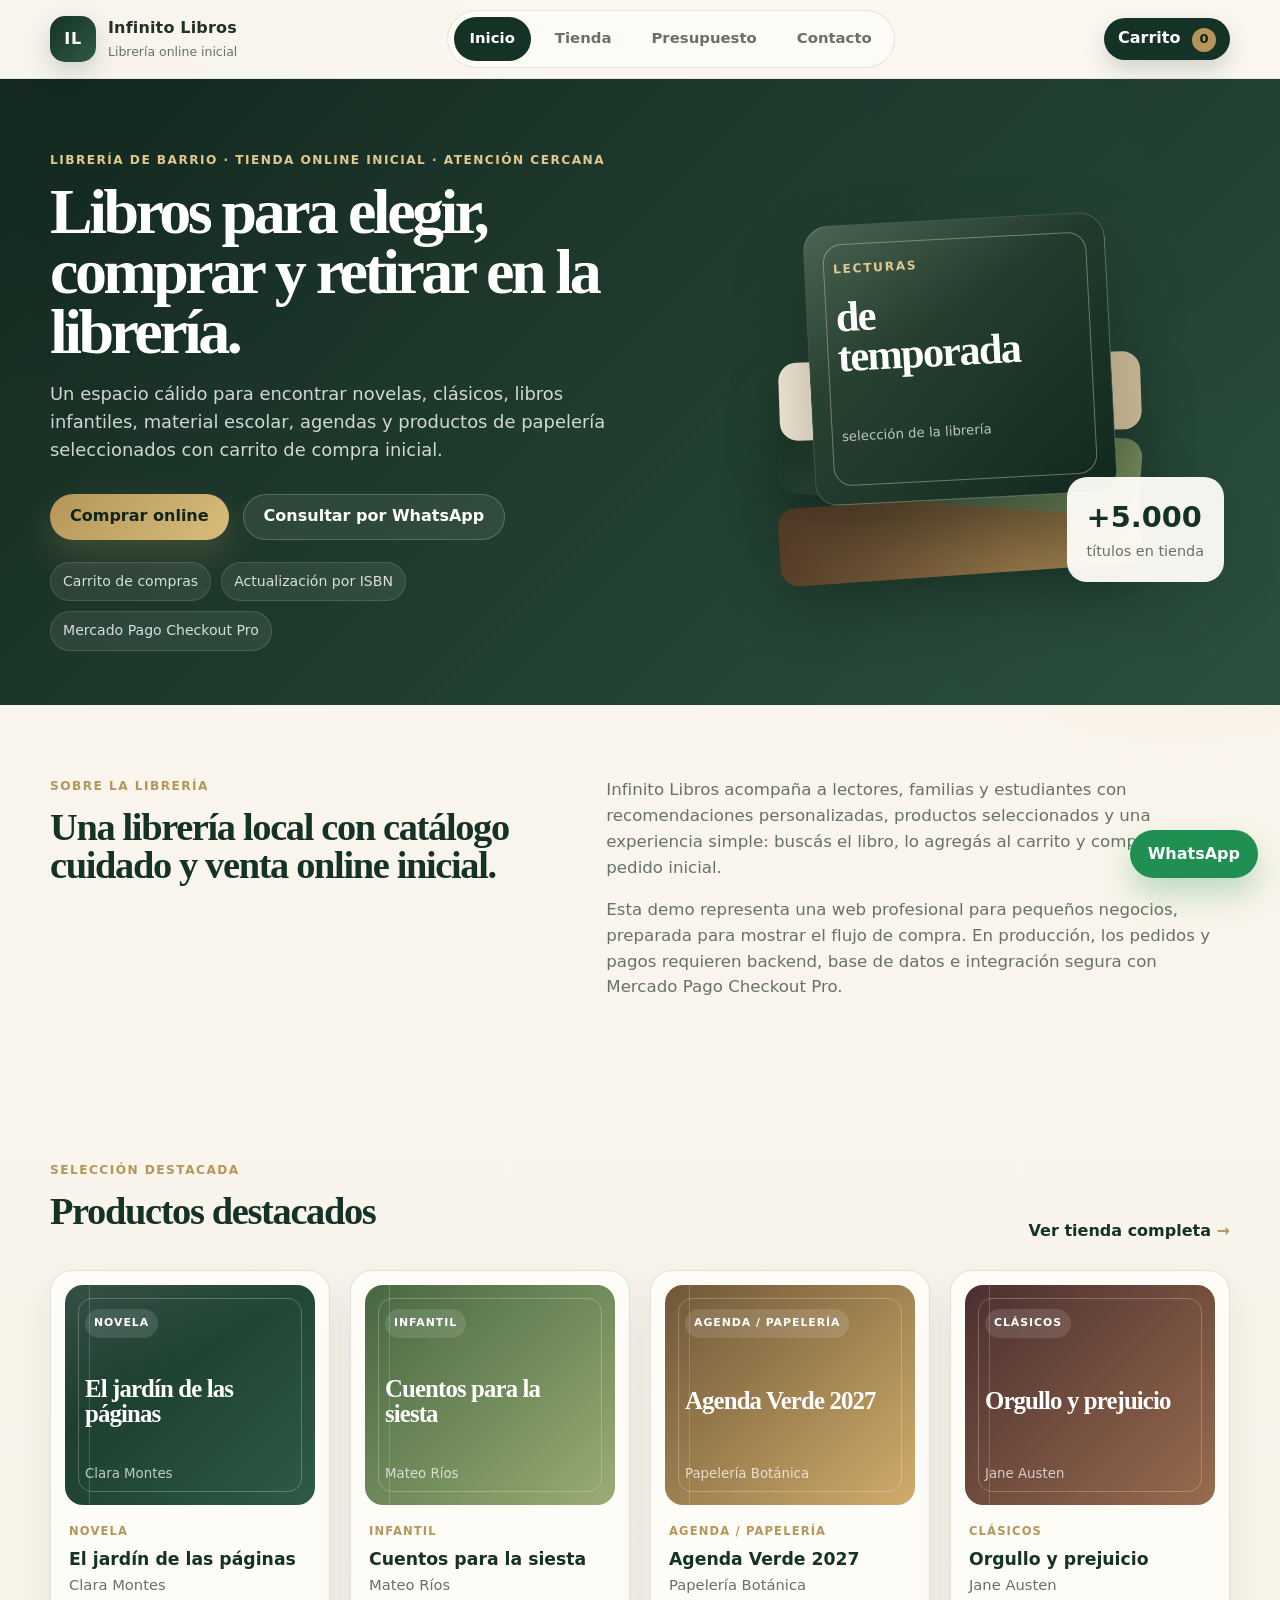
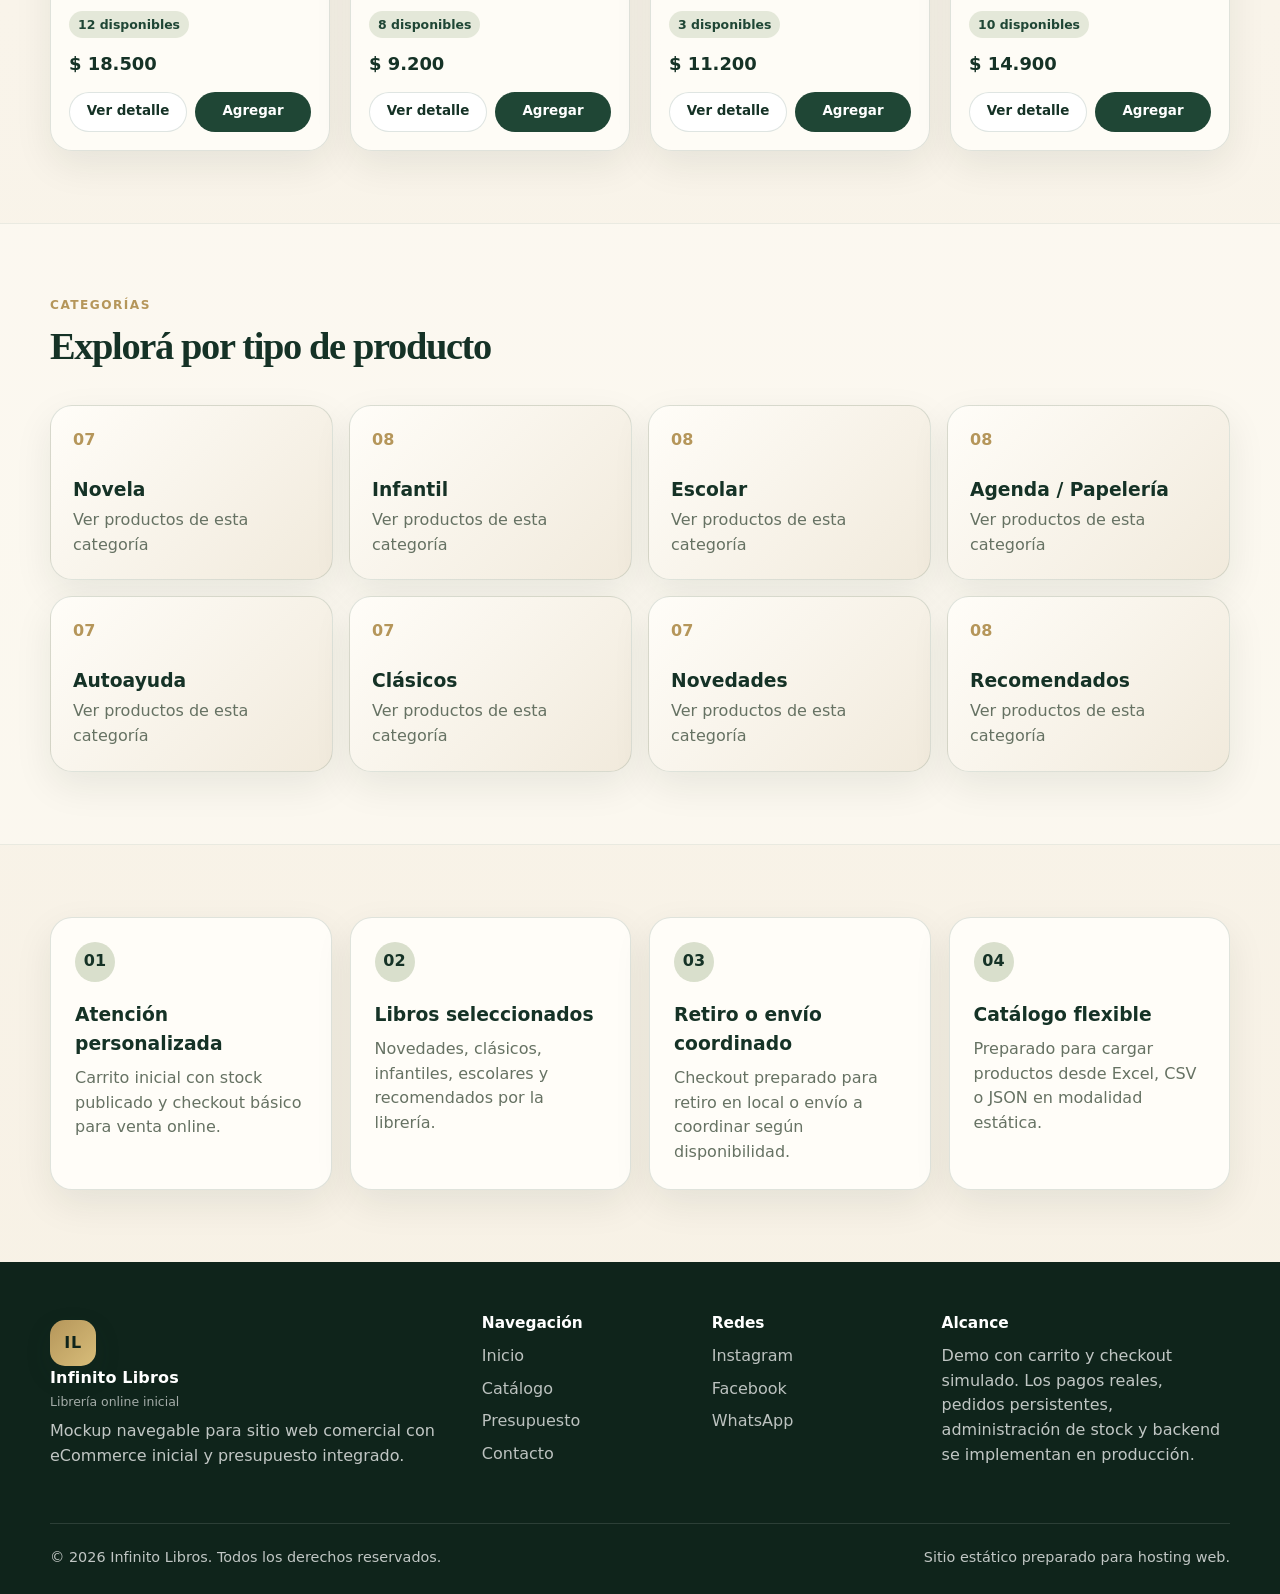
<file: index.html>
<!DOCTYPE html>
<html lang="es">
<head>
  <meta charset="UTF-8" />
  <meta name="viewport" content="width=device-width, initial-scale=1.0" />
  <meta name="description" content="Mockup navegable para librería local con eCommerce inicial, carrito simulado, catálogo administrable y presupuesto integrado." />
  <meta name="theme-color" content="#153226" />
  <title>Infinito Libros | Librería local y eCommerce inicial</title>
  <link rel="stylesheet" href="styles.css" />
</head>
<body>
  <a class="skip-link" href="#contenido">Saltar al contenido</a>

  <header class="site-header" id="top">
    <div class="container header-inner">
      <a class="brand" href="#inicio" aria-label="Ir al inicio">
        <span class="brand-mark">IL</span>
        <span>
          <strong>Infinito Libros</strong>
          <small>Librería online inicial</small>
        </span>
      </a>

      <button class="nav-toggle" type="button" aria-label="Abrir menú" aria-expanded="false">
        <span></span><span></span><span></span>
      </button>

      <nav class="main-nav" aria-label="Navegación principal">
        <a href="#inicio" data-route-link="inicio">Inicio</a>
        <a href="#catalogo" data-route-link="catalogo">Tienda</a>
        <a href="#presupuesto" data-route-link="presupuesto">Presupuesto</a>
        <a href="#contacto" data-route-link="contacto">Contacto</a>
      </nav>

      <button class="cart-nav-button" id="cartButton" type="button" aria-label="Abrir carrito">
        Carrito <span id="cartCount">0</span>
      </button>
    </div>
  </header>

  <main id="contenido">
    <section class="page-view is-active" data-route="inicio">
      <div class="hero">
        <div class="container hero-grid">
          <div class="hero-copy">
            <p class="eyebrow">Librería de barrio · tienda online inicial · atención cercana</p>
            <h1>Libros para elegir, comprar y retirar en la librería.</h1>
            <p class="hero-text">
              Un espacio cálido para encontrar novelas, clásicos, libros infantiles,
              material escolar, agendas y productos de papelería seleccionados con carrito de compra inicial.
            </p>

            <div class="hero-actions">
              <a class="btn btn-primary" href="#catalogo">Comprar online</a>
              <a class="btn btn-ghost" id="homeWhatsapp" href="#" target="_blank" rel="noopener">Consultar por WhatsApp</a>
            </div>

            <div class="hero-note">
              <span>Carrito de compras</span>
              <span>Actualización por ISBN</span>
              <span>Mercado Pago Checkout Pro</span>
            </div>
          </div>

          <div class="hero-visual" aria-hidden="true">
            <div class="book-stack">
              <div class="book book-a"></div>
              <div class="book book-b"></div>
              <div class="book book-c"></div>
              <div class="book-cover-main">
                <span>Lecturas</span>
                <strong>de temporada</strong>
                <small>selección de la librería</small>
              </div>
            </div>
            <div class="floating-card">
              <strong>+5.000</strong>
              <span>títulos en tienda</span>
            </div>
          </div>
        </div>
      </div>

      <section class="section about-section">
        <div class="container split">
          <div>
            <p class="eyebrow">Sobre la librería</p>
            <h2>Una librería local con catálogo cuidado y venta online inicial.</h2>
          </div>
          <div class="copy-block">
            <p>
              Infinito Libros acompaña a lectores, familias y estudiantes con recomendaciones personalizadas,
              productos seleccionados y una experiencia simple: buscás el libro, lo agregás al carrito y completás un pedido inicial.
            </p>
            <p>
              Esta demo representa una web profesional para pequeños negocios, preparada para mostrar el flujo de compra.
              En producción, los pedidos y pagos requieren backend, base de datos e integración segura con Mercado Pago Checkout Pro.
            </p>
          </div>
        </div>
      </section>

      <section class="section">
        <div class="container section-head">
          <div>
            <p class="eyebrow">Selección destacada</p>
            <h2>Productos destacados</h2>
          </div>
          <a class="link-arrow" href="#catalogo">Ver tienda completa</a>
        </div>
        <div class="container">
          <div class="product-grid featured-grid" id="featuredGrid"></div>
        </div>
      </section>

      <section class="section soft-section">
        <div class="container section-head">
          <div>
            <p class="eyebrow">Categorías</p>
            <h2>Explorá por tipo de producto</h2>
          </div>
        </div>
        <div class="container category-grid" id="homeCategories"></div>
      </section>

      <section class="section">
        <div class="container benefits-grid">
          <article class="benefit-card">
            <span>01</span>
            <h3>Atención personalizada</h3>
            <p>Carrito inicial con stock publicado y checkout básico para venta online.</p>
          </article>
          <article class="benefit-card">
            <span>02</span>
            <h3>Libros seleccionados</h3>
            <p>Novedades, clásicos, infantiles, escolares y recomendados por la librería.</p>
          </article>
          <article class="benefit-card">
            <span>03</span>
            <h3>Retiro o envío coordinado</h3>
            <p>Checkout preparado para retiro en local o envío a coordinar según disponibilidad.</p>
          </article>
          <article class="benefit-card">
            <span>04</span>
            <h3>Catálogo flexible</h3>
            <p>Preparado para cargar productos desde Excel, CSV o JSON en modalidad estática.</p>
          </article>
        </div>
      </section>
    </section>

    <section class="page-view" data-route="catalogo">
      <div class="page-hero catalog-hero">
        <div class="container">
          <p class="eyebrow">Tienda online inicial</p>
          <h1>Elegí libros y armá tu pedido.</h1>
          <p>
            Esta demo muestra un carrito y checkout inicial. El stock se plantea como dato administrado manualmente por la librería.
            En producción, los pagos online se integrarían con Mercado Pago Checkout Pro y el pedido quedaría registrado en una base de datos.
          </p>
        </div>
      </div>

      <section class="section catalog-layout">
        <div class="container">
          <details class="import-panel">
            <summary>
              <span>
                <strong>Modo demo: importar catálogo desde Excel, CSV o JSON</strong>
                <small>Actualiza la grilla en este navegador y permite descargar el JSON para publicar.</small>
              </span>
              <span class="summary-icon">+</span>
            </summary>

            <div class="import-content">
              <div class="import-instructions">
                <p>
                  Usá la plantilla incluida en el ZIP. Columnas esperadas:
                  <strong>ISBN, Titulo, Autor, Categoria, Precio, Descripcion, Imagen, Destacado</strong>.
                </p>
                <p>
                  En un sitio estático, la importación desde el navegador no reemplaza automáticamente archivos del hosting.
                  Para publicación real, se importa el Excel, se descarga el JSON actualizado y se sube como
                  <code>data/catalogo.json</code>.
                </p>
              </div>

              <div class="import-actions">
                <label class="file-picker">
                  <input type="file" id="catalogFile" accept=".xlsx,.csv,.json" />
                  <span>Seleccionar archivo</span>
                </label>
                <button class="btn btn-secondary" type="button" id="downloadJsonBtn">Descargar JSON actualizado</button>
                <button class="btn btn-light" type="button" id="resetCatalogBtn">Restaurar catálogo demo</button>
              </div>

              <div class="import-status" id="importStatus" role="status"></div>
            </div>
          </details>



          <details class="import-panel price-update-panel">
            <summary>
              <span>
                <strong>Modo demo: actualizar precios por ISBN</strong>
                <small>Subí una planilla con ISBN y Precio para actualizar libros ya existentes en el catálogo.</small>
              </span>
              <span class="summary-icon">+</span>
            </summary>

            <div class="import-content">
              <div class="import-instructions">
                <p>
                  Esta herramienta simula el flujo mensual presupuestado: el archivo debe contener columnas
                  <strong>ISBN</strong> y <strong>Precio</strong>. El sistema busca cada ISBN existente y actualiza el precio.
                </p>
                <p>
                  Si el ISBN no existe, no se crea un libro nuevo. Esos casos se informan como no encontrados para revisión.
                </p>
              </div>

              <div class="import-actions">
                <label class="file-picker">
                  <input type="file" id="priceFile" accept=".xlsx,.csv,.json" />
                  <span>Actualizar precios</span>
                </label>
                <button class="btn btn-light" type="button" id="downloadPriceTemplateBtn">Descargar plantilla CSV</button>
              </div>

              <div class="import-status" id="priceUpdateStatus" role="status"></div>
            </div>
          </details>

          <div class="catalog-tools">
            <div class="search-field">
              <label for="searchInput">Buscar por título o autor</label>
              <input id="searchInput" type="search" placeholder="Ej: Austen, infantil, agenda..." autocomplete="off" />
            </div>

            <div class="select-field">
              <label for="categoryFilter">Categoría</label>
              <select id="categoryFilter"></select>
            </div>

            <div class="select-field">
              <label for="sortSelect">Ordenar</label>
              <select id="sortSelect">
                <option value="featured">Destacados primero</option>
                <option value="title-asc">Título A-Z</option>
                <option value="price-asc">Menor precio</option>
                <option value="price-desc">Mayor precio</option>
              </select>
            </div>

            <div class="select-field compact">
              <label for="pageSizeSelect">Por página</label>
              <select id="pageSizeSelect">
                <option value="25" selected>25</option>
              </select>
            </div>
          </div>

          <div class="catalog-meta">
            <p id="resultsCount">Mostrando productos</p>
            <p id="catalogSource">Catálogo demo</p>
          </div>

          <div class="product-grid catalog-grid" id="catalogGrid"></div>

          <nav class="pagination" id="pagination" aria-label="Paginación del catálogo"></nav>

          <div class="catalog-empty" id="emptyState" hidden>
            <h3>No se encontraron productos</h3>
            <p>Probá con otra búsqueda o quitá el filtro de categoría.</p>
          </div>
        </div>
      </section>
    </section>



    <section class="page-view" data-route="presupuesto">
      <div class="page-hero budget-hero">
        <div class="container">
          <p class="eyebrow">Propuesta comercial</p>
          <h1>Presupuesto eCommerce inicial.</h1>
          <p>
            Propuesta para desarrollar la web de Infinito Libros como una tienda online inicial, con catálogo administrable,
            carrito de compras, checkout básico, stock administrado manualmente e integración inicial con Mercado Pago Checkout Pro.
          </p>
          <div class="hero-actions budget-actions">
            <button class="btn btn-primary" type="button" onclick="window.print()">Guardar / imprimir PDF</button>
            <a class="btn btn-ghost" href="presupuesto_infinito_libros_catalogo_excel_precios.html" target="_blank" rel="noopener">Abrir versión imprimible</a>
          </div>
        </div>
      </div>

      <section class="section budget-layout">
        <div class="container">
          <div class="budget-summary-card">
            <span class="budget-badge">Propuesta eCommerce inicial</span>
            <div>
              <p class="eyebrow">Total del proyecto</p>
              <h2>USD 1.200</h2>
              <p>
                Desarrollo inicial de tienda online. No incluye hosting, dominio, mantenimiento mensual, comisiones de medios de pago ni costos de envío.
              </p>
            </div>
          </div>

          <div class="budget-grid three">
            <article class="budget-feature">
              <span>01</span>
              <h3>Catálogo administrable</h3>
              <p>Catálogo navegable con buscador, filtros, fichas de producto, carga masiva inicial y actualización de precios por ISBN.</p>
            </article>
            <article class="budget-feature">
              <span>02</span>
              <h3>Carrito y checkout</h3>
              <p>Carrito de compras, formulario de datos del comprador, método de entrega y generación de pedido inicial.</p>
            </article>
            <article class="budget-feature">
              <span>03</span>
              <h3>Mercado Pago Checkout Pro</h3>
              <p>Integración inicial con Mercado Pago Checkout Pro para pagos con tarjeta de débito, crédito y otros medios disponibles en Mercado Pago.</p>
            </article>
          </div>

          <div class="budget-card">
            <div class="section-head compact-head">
              <div>
                <p class="eyebrow">Detalle económico</p>
                <h2>Inversión del proyecto</h2>
              </div>
            </div>

            <div class="budget-table-wrap">
              <table class="budget-table">
                <thead>
                  <tr>
                    <th>Concepto</th>
                    <th>Detalle</th>
                    <th>Importe</th>
                  </tr>
                </thead>
                <tbody>
                  <tr>
                    <td>Diseño y desarrollo de tienda online inicial</td>
                    <td>Sitio responsive con inicio, tienda, fichas de producto, contacto, ubicación, redes sociales y estructura preparada para venta online.</td>
                    <td class="money">USD 500</td>
                  </tr>
                  <tr>
                    <td>Catálogo, carga masiva y actualización por ISBN</td>
                    <td>Plantilla de carga inicial, importación del catálogo entregado por el cliente y actualizador mensual de precios por ISBN.</td>
                    <td class="money">USD 250</td>
                  </tr>
                  <tr>
                    <td>Carrito de compras y checkout básico</td>
                    <td>Agregar/quitar productos, cálculo de totales, datos del comprador, retiro en local o envío a coordinar y generación de pedido.</td>
                    <td class="money">USD 300</td>
                  </tr>
                  <tr>
                    <td>Integración con Mercado Pago Checkout Pro</td>
                    <td>Configuración inicial del flujo de pago con redirección al entorno seguro de Mercado Pago. Permite operar con débito, crédito y otros medios disponibles en Mercado Pago.</td>
                    <td class="money">USD 150</td>
                  </tr>
                  <tr class="total-row">
                    <td colspan="2">Total del proyecto</td>
                    <td class="money">USD 1.200</td>
                  </tr>
                </tbody>
              </table>
            </div>
          </div>

          <div class="budget-grid two">
            <article class="budget-card success-card">
              <p class="eyebrow">Incluye</p>
              <h2>Alcance principal</h2>
              <ul>
                <li>Diseño visual profesional adaptado a una librería.</li>
                <li>Desarrollo responsive para celular, tablet y computadora.</li>
                <li>Tienda con catálogo, buscador, filtros y paginación para catálogos grandes.</li>
                <li>Ficha de producto con precio, ISBN, descripción y stock publicado.</li>
                <li>Carrito de compras inicial con edición de cantidades y cálculo de totales.</li>
                <li>Checkout básico con datos del comprador y método de entrega.</li>
                <li>Flujo inicial de pedido y registro básico para seguimiento operativo.</li>
                <li>Control básico de stock administrado manualmente por la librería.</li>
                <li>Integración inicial con Mercado Pago Checkout Pro mediante redirección al entorno seguro de Mercado Pago.</li>
                <li>Plantilla para carga masiva inicial del catálogo.</li>
                <li>Actualizador reutilizable de precios por ISBN.</li>
                <li>SEO básico y publicación inicial en el hosting definido.</li>
                <li>Capacitación breve de uso del catálogo, pedidos y plantillas.</li>
              </ul>
            </article>

            <article class="budget-card warning-card">
              <p class="eyebrow">No incluye</p>
              <h2>Fuera del alcance</h2>
              <ul>
                <li>Facturación electrónica automática o integración directa con ARCA.</li>
                <li>Integración logística automática con correo, etiquetas o seguimiento.</li>
                <li>Sincronización automática en tiempo real con ERP, proveedores o ventas del local físico.</li>
                <li>Panel administrativo avanzado, roles complejos o reportes de gestión.</li>
                <li>Programa de cupones, puntos, usuarios registrados o historial de compras.</li>
                <li>Búsqueda, descarga o edición manual de imágenes de libros.</li>
                <li>Limpieza avanzada, normalización editorial o corrección masiva del Excel.</li>
                <li>Hosting, dominio, correos, certificados, servicios pagos o mantenimiento mensual.</li>
                <li>Comisiones de Mercado Pago, costos de envío o impuestos propios de la operación comercial.</li>
                <li>Configuración avanzada de cuotas, promociones bancarias, conciliación automática o múltiples pasarelas de pago.</li>
                <li>Integración con MODO, Payway u otros medios de pago adicionales.</li>
              </ul>
            </article>
          </div>

          <div class="budget-grid two">
            <article class="budget-card">
              <p class="eyebrow">Criterio operativo</p>
              <h2>Stock administrado manualmente</h2>
              <p>
                La tienda se plantea con control básico de stock actualizado por el equipo de la librería. Cuando se realice una venta en el local, el personal deberá ajustar el stock para mantener la web alineada con la disponibilidad real.
              </p>
              <p class="budget-note">
                No se incluye sincronización automática con caja, ERP o ventas del local físico; esa mejora puede cotizarse en una etapa posterior.
              </p>
            </article>

            <article class="budget-card">
              <p class="eyebrow">Pagos</p>
              <h2>Mercado Pago Checkout Pro</h2>
              <p>
                El flujo de pago incluido se plantea mediante Mercado Pago Checkout Pro, redirigiendo al comprador al entorno seguro de Mercado Pago para abonar con débito, crédito u otros medios disponibles.
              </p>
              <p class="budget-note">
                Webhooks avanzados, conciliación automática, promociones especiales, MODO/Payway u otras pasarelas quedan fuera del alcance inicial y pueden cotizarse como etapa posterior.
              </p>
            </article>
          </div>

          <div class="budget-card">
            <p class="eyebrow">Condiciones</p>
            <h2>Forma de pago y plazo</h2>
            <div class="budget-grid two no-margin">
              <div>
                <h3>Forma de pago</h3>
                <ul>
                  <li><strong>50% al aprobar el presupuesto:</strong> USD 600.</li>
                  <li><strong>50% antes de la publicación final:</strong> USD 600.</li>
                  <li>La publicación se realiza una vez acreditado el pago final.</li>
                </ul>
              </div>
              <div>
                <h3>Plazo estimado</h3>
                <p>
                  Desarrollo estimado de <strong>25 a 35 días hábiles</strong>, contados desde la aprobación,
                  acreditación del anticipo y entrega del material necesario.
                </p>
              </div>
            </div>
          </div>

          <div class="budget-card terms-card">
            <p class="eyebrow">Condiciones generales</p>
            <ul>
              <li>El desarrollo comienza una vez aprobado el presupuesto y abonado el anticipo.</li>
              <li>Las funcionalidades no especificadas expresamente no se consideran incluidas.</li>
              <li>La carga inicial y el actualizador requieren que el Excel respete la estructura acordada.</li>
              <li>La actualización manual del stock, preparación de pedidos, envíos y facturación son responsabilidad operativa del cliente.</li>
              <li>El presupuesto tiene una validez de 7 días corridos desde la fecha de emisión.</li>
            </ul>
          </div>
        </div>
      </section>
    </section>

    <section class="page-view" data-route="contacto">
      <div class="page-hero">
        <div class="container">
          <p class="eyebrow">Contacto</p>
          <h1>Visitá la librería o consultá por WhatsApp.</h1>
          <p>Datos ficticios para demo comercial. El formulario es visual y no realiza envíos reales.</p>
        </div>
      </div>

      <section class="section">
        <div class="container contact-grid">
          <div class="contact-cards">
            <article class="contact-card">
              <span>📍</span>
              <div>
                <h3>Dirección</h3>
                <p>Av. Los Lectores 1245, Centro, Córdoba</p>
              </div>
            </article>
            <article class="contact-card">
              <span>🕘</span>
              <div>
                <h3>Horarios</h3>
                <p>Lunes a viernes de 9:00 a 13:00 y 17:00 a 20:30<br />Sábados de 9:30 a 13:00</p>
              </div>
            </article>
            <article class="contact-card">
              <span>💬</span>
              <div>
                <h3>WhatsApp</h3>
                <p>+54 9 351 000 0000</p>
                <a id="contactWhatsapp" href="#" target="_blank" rel="noopener">Enviar consulta</a>
              </div>
            </article>
            <article class="contact-card">
              <span>◎</span>
              <div>
                <h3>Redes sociales</h3>
                <p>@infinitolibros · Facebook · Instagram</p>
              </div>
            </article>
          </div>

          <div class="map-card">
            <div class="map-fake">
              <span>Mapa simulado</span>
              <strong>Infinito Libros</strong>
              <small>Ubicación de ejemplo</small>
            </div>
          </div>

          <form class="contact-form" id="mockForm">
            <h2>Formulario de consulta</h2>
            <p>Mockup visual sin envío real.</p>
            <label>
              Nombre
              <input type="text" placeholder="Tu nombre" />
            </label>
            <label>
              Email o teléfono
              <input type="text" placeholder="Tu contacto" />
            </label>
            <label>
              Consulta
              <textarea rows="5" placeholder="Contanos qué libro o producto estás buscando"></textarea>
            </label>
            <button class="btn btn-primary" type="submit">Enviar consulta</button>
            <div class="form-status" id="formStatus"></div>
          </form>
        </div>
      </section>
    </section>
  </main>

  <footer class="site-footer">
    <div class="container footer-grid">
      <div>
        <a class="brand footer-brand" href="#inicio">
          <span class="brand-mark">IL</span>
          <span>
            <strong>Infinito Libros</strong>
            <small>Librería online inicial</small>
          </span>
        </a>
        <p>Mockup navegable para sitio web comercial con eCommerce inicial y presupuesto integrado.</p>
      </div>

      <div>
        <h3>Navegación</h3>
        <a href="#inicio">Inicio</a>
        <a href="#catalogo">Catálogo</a>
        <a href="#presupuesto">Presupuesto</a>
        <a href="#contacto">Contacto</a>
      </div>

      <div>
        <h3>Redes</h3>
        <a href="#">Instagram</a>
        <a href="#">Facebook</a>
        <a href="#">WhatsApp</a>
      </div>

      <div>
        <h3>Alcance</h3>
        <p>Demo con carrito y checkout simulado. Los pagos reales, pedidos persistentes, administración de stock y backend se implementan en producción.</p>
      </div>
    </div>
    <div class="container footer-bottom">
      <span>© <span id="year"></span> Infinito Libros. Todos los derechos reservados.</span>
      <span>Sitio estático preparado para hosting web.</span>
    </div>
  </footer>

  <a class="floating-whatsapp" id="floatingWhatsapp" href="#" target="_blank" rel="noopener" aria-label="Consultar por WhatsApp">WhatsApp</a>



  <aside class="cart-drawer" id="cartDrawer" aria-hidden="true" aria-label="Carrito de compras">
    <div class="cart-backdrop" data-cart-close></div>
    <section class="cart-panel" role="dialog" aria-modal="true" aria-labelledby="cartTitle">
      <button class="cart-close" type="button" aria-label="Cerrar carrito" data-cart-close>×</button>
      <div class="cart-head">
        <p class="eyebrow">Pedido online inicial</p>
        <h2 id="cartTitle">Carrito</h2>
        <p>Demo funcional del flujo de pedido. En producción, el pedido se guardaría en una base de datos y el pago se procesaría con Mercado Pago Checkout Pro.</p>
      </div>

      <div class="cart-items" id="cartItems"></div>
      <div class="cart-empty" id="cartEmpty">Todavía no agregaste productos al carrito.</div>

      <div class="cart-total-row">
        <span>Total estimado</span>
        <strong id="cartTotal">$0</strong>
      </div>

      <form class="checkout-form" id="checkoutForm">
        <h3>Datos para el pedido</h3>
        <label>
          Nombre y apellido
          <input type="text" id="checkoutName" required placeholder="Nombre del comprador" />
        </label>
        <label>
          Teléfono o WhatsApp
          <input type="text" id="checkoutPhone" required placeholder="Ej: +54 9 351..." />
        </label>
        <label>
          Entrega
          <select id="checkoutDelivery">
            <option value="Retiro en local">Retiro en local</option>
            <option value="Envío a coordinar">Envío a coordinar</option>
          </select>
        </label>
        <label>
          Medio de pago
          <select id="checkoutPayment">
            <option value="Mercado Pago Checkout Pro">Mercado Pago Checkout Pro</option>
            <option value="Transferencia">Transferencia</option>
            <option value="Pago en local">Pago en local</option>
          </select>
        </label>
        <button class="btn btn-primary" type="submit">Generar pedido simulado</button>
        <div class="checkout-status" id="checkoutStatus" role="status"></div>
      </form>
    </section>
  </aside>

  <div class="modal" id="productModal" aria-hidden="true" role="dialog" aria-modal="true">
    <div class="modal-backdrop" data-close-modal></div>
    <article class="modal-card" role="document">
      <button class="modal-close" type="button" aria-label="Cerrar detalle" data-close-modal>×</button>
      <div id="modalContent"></div>
    </article>
  </div>

  <script src="script.js"></script>
</body>
</html>
</file>
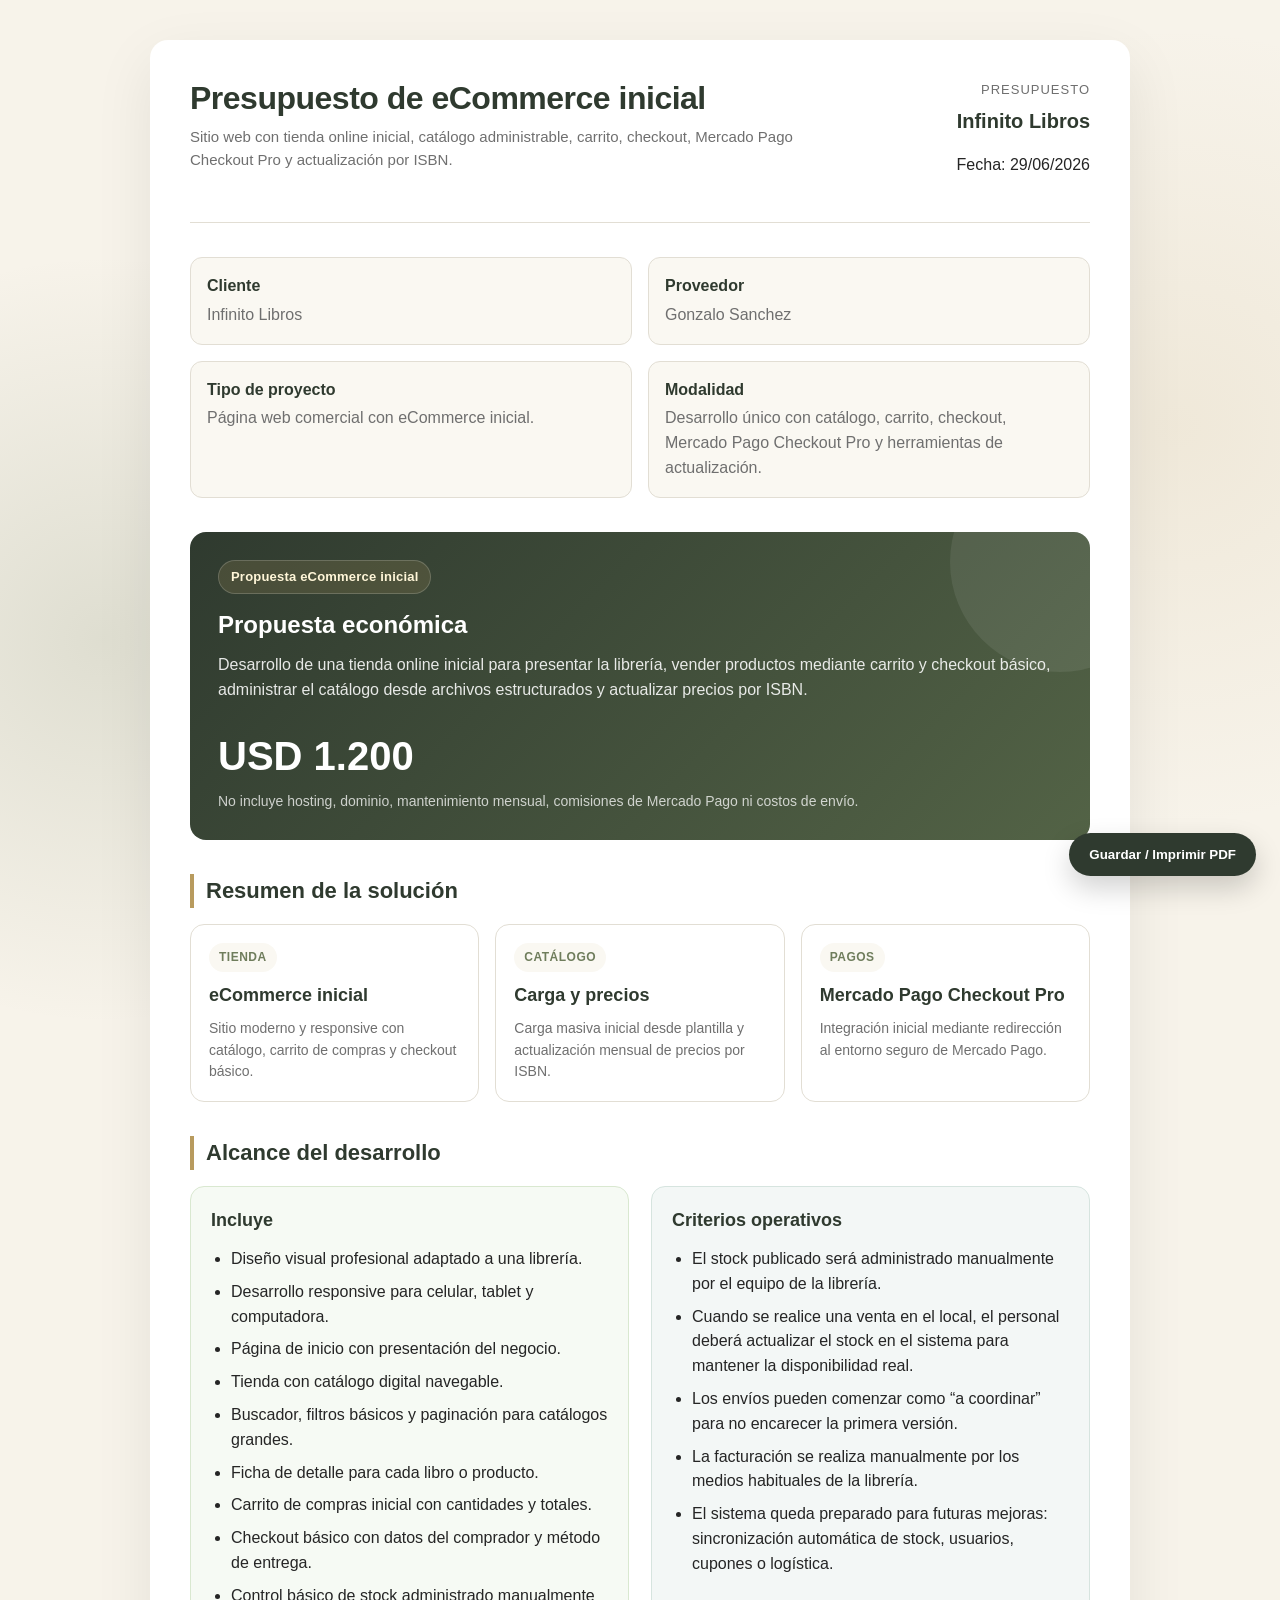
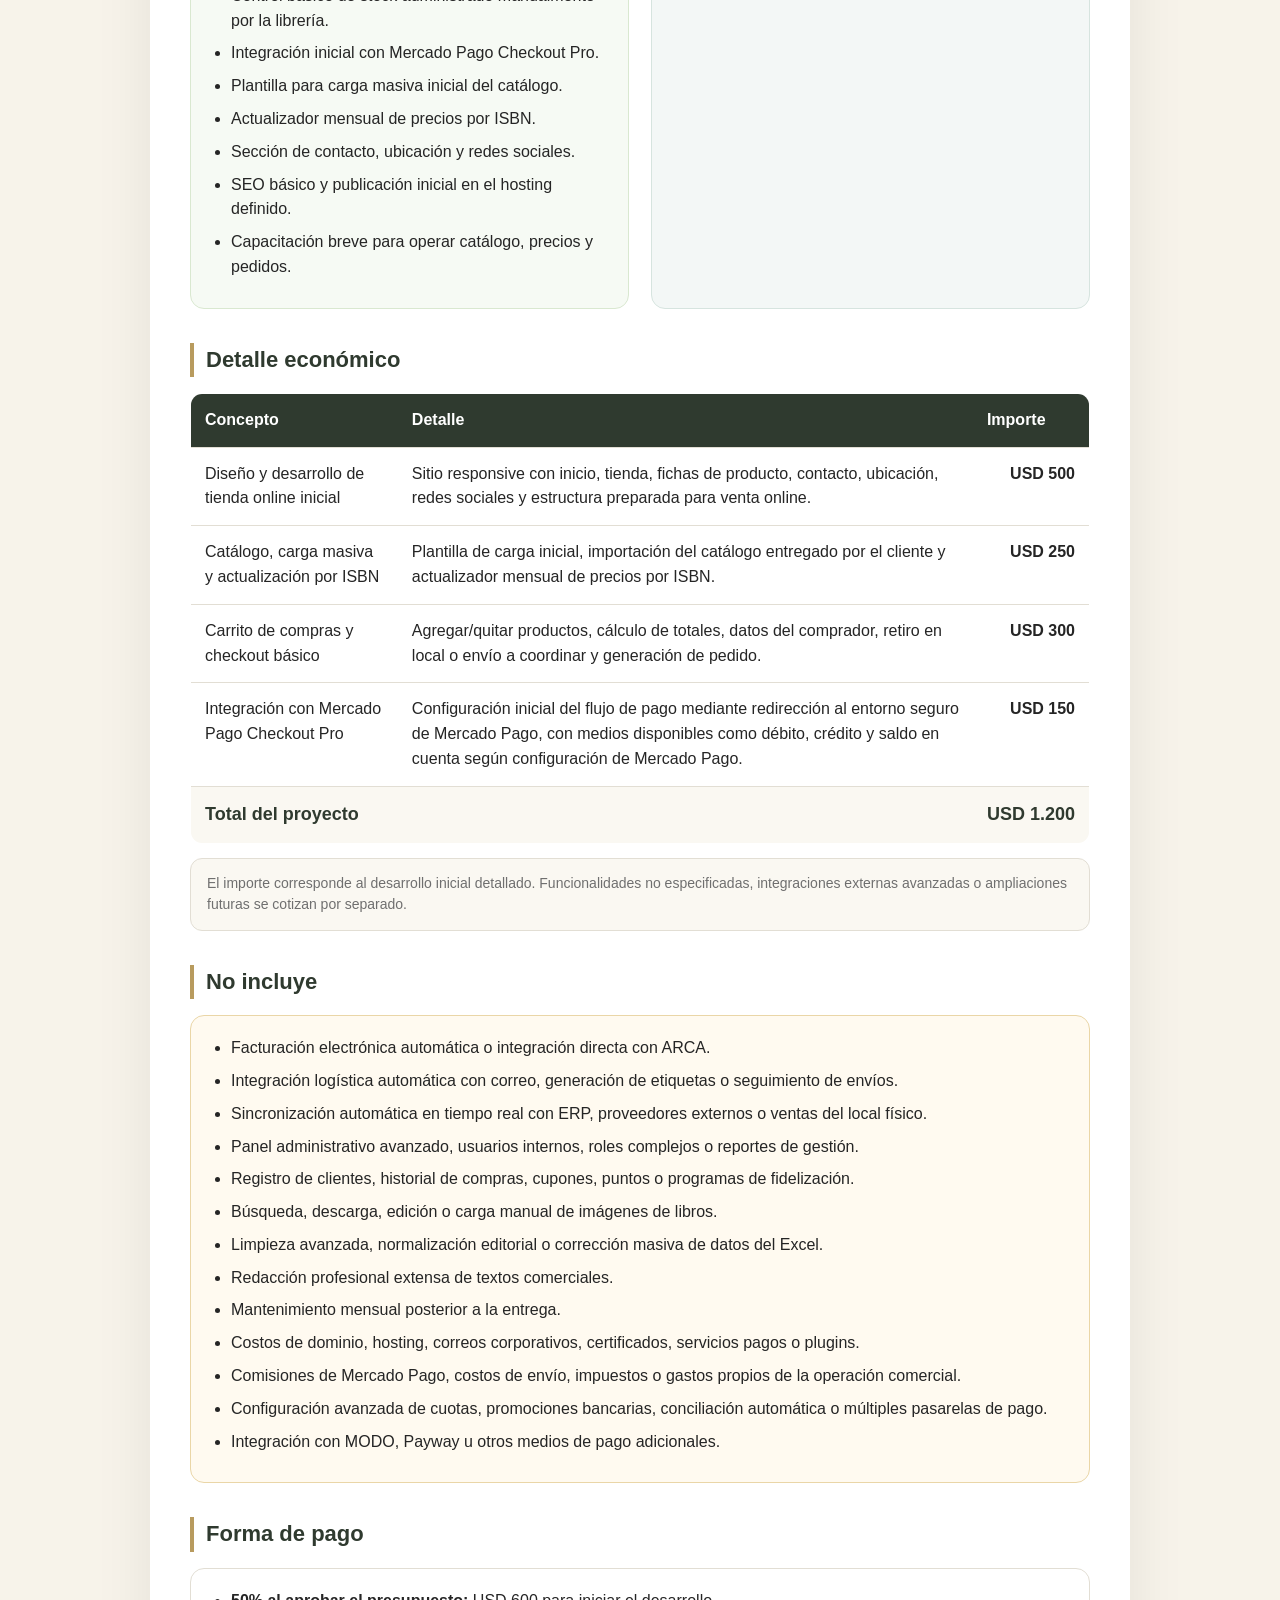
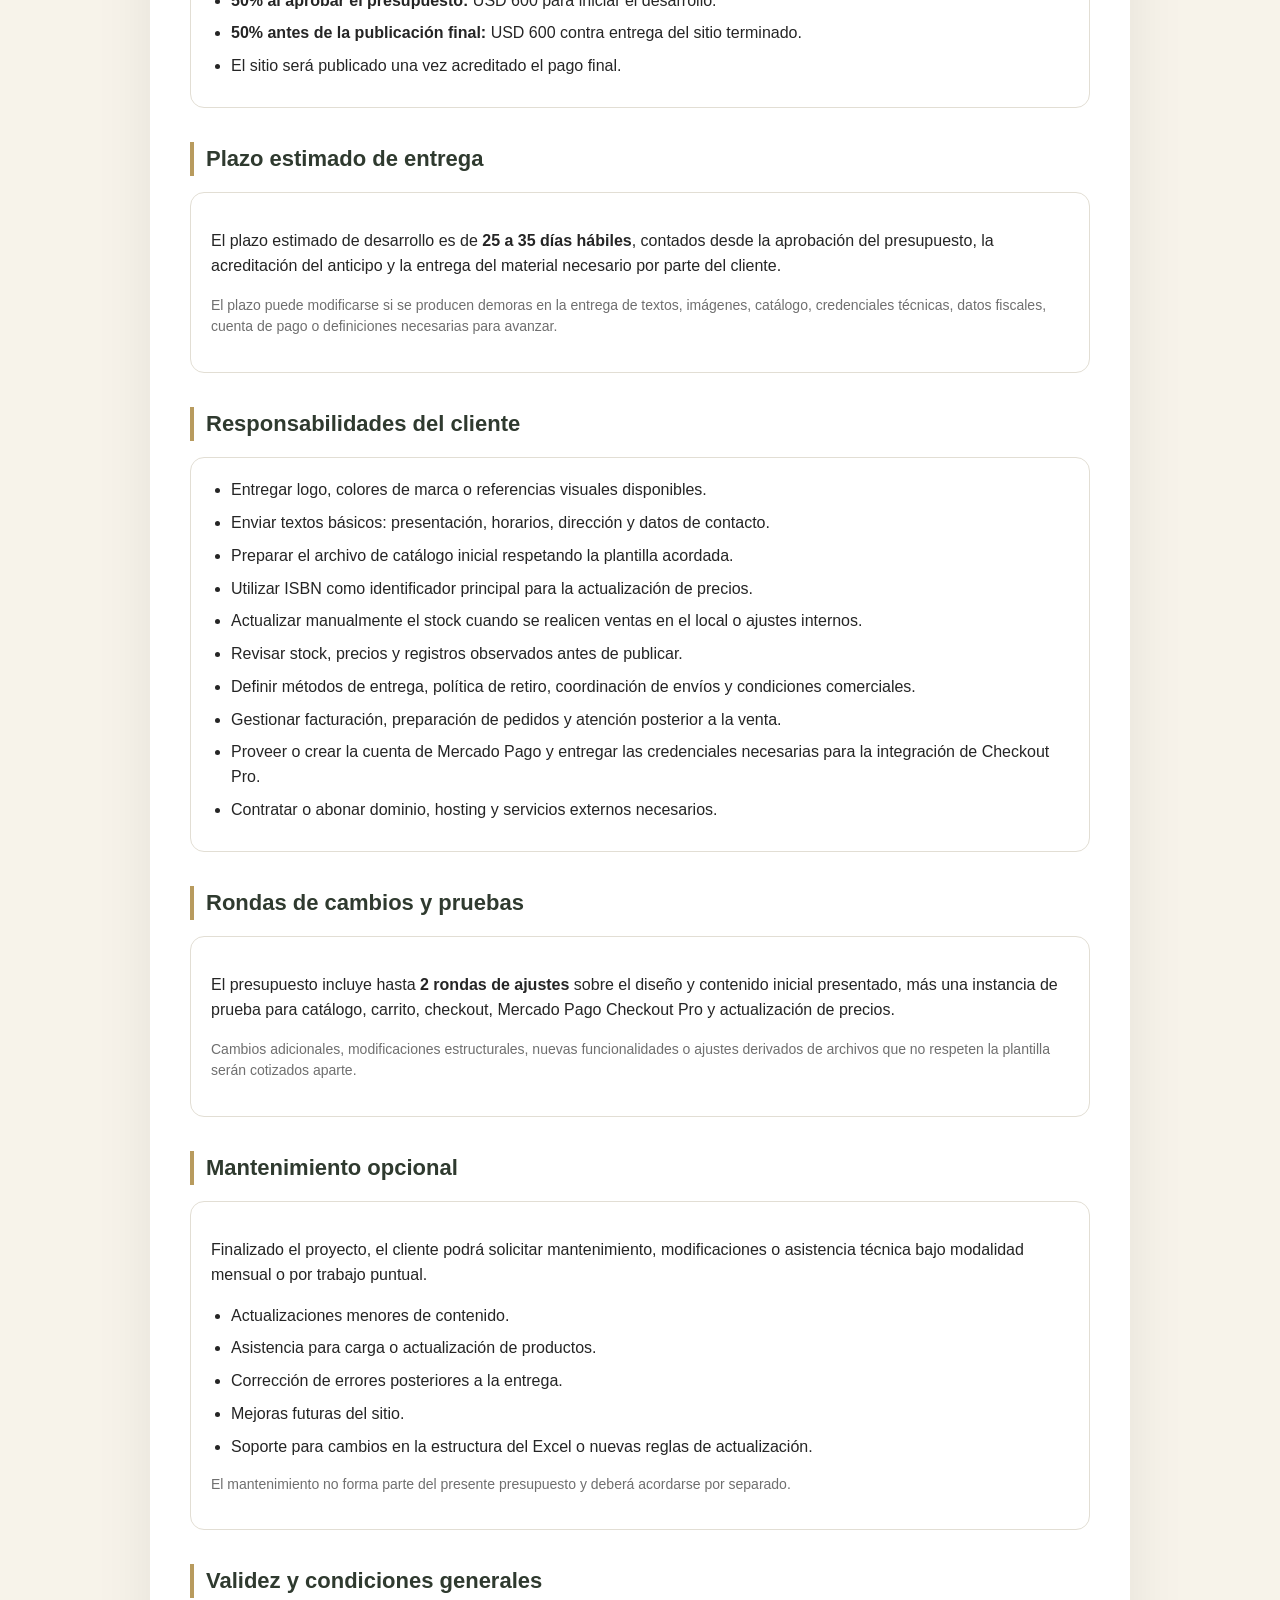
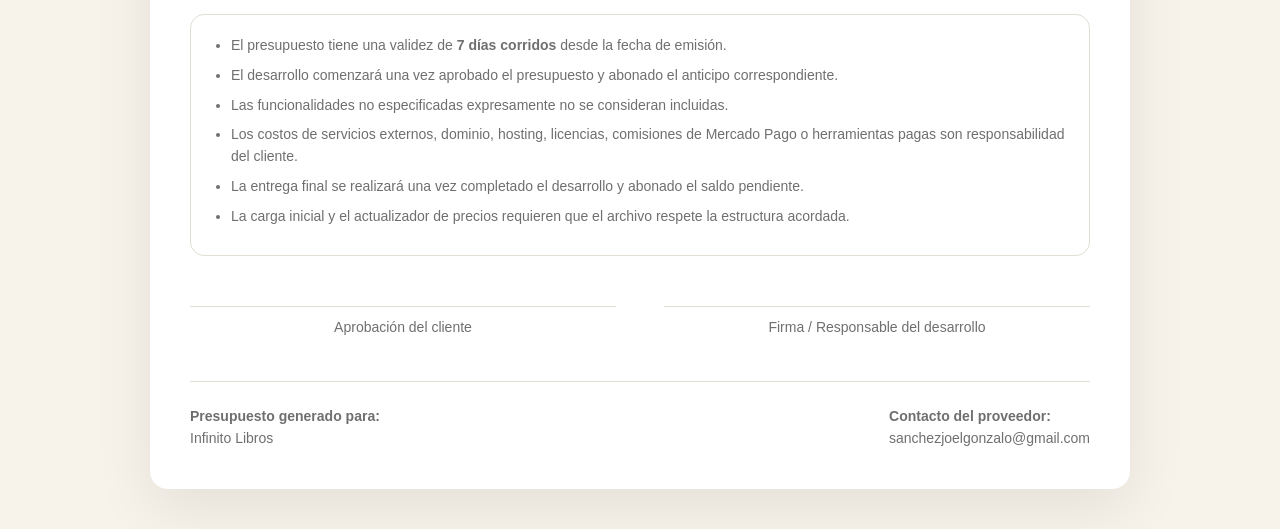
<file: presupuesto_infinito_libros_catalogo_excel_precios.html>
<!DOCTYPE html>
<html lang="es">
<head>
  <meta charset="UTF-8" />
  <meta name="viewport" content="width=device-width, initial-scale=1.0" />
  <title>Presupuesto - eCommerce inicial | Infinito Libros</title>

  <style>
    :root {
      --primary: #2f3a2f;
      --primary-2: #40533a;
      --secondary: #6f7d5c;
      --accent: #b89b5e;
      --bg: #f7f3ea;
      --paper: #ffffff;
      --text: #252525;
      --muted: #6f6f6f;
      --line: #e2ded4;
      --soft: #faf8f2;
      --success: #f6faf4;
      --success-line: #d9e8d0;
      --warning: #fffaf0;
      --warning-line: #ead6a7;
      --blue-soft: #f3f7f6;
      --blue-line: #d6e4df;
    }

    * { box-sizing: border-box; }
    html { scroll-behavior: smooth; }
    body {
      margin: 0;
      background:
        radial-gradient(circle at 8% 12%, rgba(111, 125, 92, .18), transparent 24rem),
        radial-gradient(circle at 92% 8%, rgba(184, 155, 94, .12), transparent 25rem),
        var(--bg);
      color: var(--text);
      font-family: "Segoe UI", Arial, sans-serif;
      line-height: 1.55;
    }

    .page { max-width: 980px; margin: 40px auto; padding: 40px; background: var(--paper); border-radius: 18px; box-shadow: 0 20px 60px rgba(0,0,0,.08); }
    .header { display:flex; justify-content:space-between; gap:32px; padding-bottom:28px; border-bottom:1px solid var(--line); }
    .brand h1 { margin:0; color:var(--primary); font-size:32px; letter-spacing:-.5px; line-height:1.15; }
    .brand p { margin:8px 0 0; color:var(--muted); font-size:15px; }
    .quote-box { text-align:right; min-width:240px; }
    .quote-box .label { color:var(--muted); font-size:13px; text-transform:uppercase; letter-spacing:1px; }
    .quote-box .number { margin-top:6px; color:var(--primary); font-size:20px; font-weight:700; }
    .section { margin-top:34px; }
    .section h2 { margin:0 0 16px; color:var(--primary); font-size:22px; border-left:4px solid var(--accent); padding-left:12px; }
    .info-grid { display:grid; grid-template-columns:repeat(2,1fr); gap:16px; }
    .info-card { background:var(--soft); border:1px solid var(--line); border-radius:12px; padding:16px; }
    .info-card strong { display:block; color:var(--primary); margin-bottom:4px; }
    .info-card span { color:var(--muted); }
    .summary { background:linear-gradient(135deg,#2f3a2f,#536346); color:#fff; border-radius:16px; padding:28px; margin-top:34px; position:relative; overflow:hidden; }
    .summary:after { content:""; position:absolute; right:-80px; top:-80px; width:220px; height:220px; border-radius:999px; background:rgba(255,255,255,.08); }
    .summary h2 { margin:0 0 10px; color:#fff; border:none; padding:0; position:relative; z-index:1; }
    .summary p { margin:0; color:rgba(255,255,255,.88); position:relative; z-index:1; }
    .price { margin-top:22px; font-size:40px; font-weight:800; color:#fff; position:relative; z-index:1; }
    .price small { display:block; margin-top:4px; font-size:14px; font-weight:400; color:rgba(255,255,255,.75); }
    .badge { display:inline-block; margin-bottom:12px; padding:6px 12px; border-radius:999px; background:rgba(184,155,94,.18); color:#fff6d8; border:1px solid rgba(255,255,255,.18); font-size:13px; font-weight:700; letter-spacing:.2px; position:relative; z-index:1; }
    ul { margin:0; padding-left:20px; } li { margin-bottom:8px; }
    .two-columns { display:grid; grid-template-columns:repeat(2,1fr); gap:22px; }
    .three-columns { display:grid; grid-template-columns:repeat(3,1fr); gap:16px; }
    .box { border:1px solid var(--line); border-radius:14px; padding:20px; background:#fff; }
    .box h3 { margin:0 0 12px; color:var(--primary); font-size:18px; }
    .box.warning { background:var(--warning); border-color:var(--warning-line); }
    .box.success { background:var(--success); border-color:var(--success-line); }
    .box.info { background:var(--blue-soft); border-color:var(--blue-line); }
    .feature-card { background:#fff; border:1px solid var(--line); border-radius:14px; padding:18px; min-height:100%; }
    .feature-card .tag { display:inline-block; margin-bottom:10px; padding:5px 10px; border-radius:999px; background:var(--soft); color:var(--secondary); font-size:12px; font-weight:700; text-transform:uppercase; letter-spacing:.5px; }
    .feature-card h3 { margin:0 0 8px; color:var(--primary); font-size:18px; }
    .feature-card p { margin:0; color:var(--muted); font-size:14px; }
    table { width:100%; border-collapse:collapse; margin-top:12px; overflow:hidden; border-radius:12px; border:1px solid var(--line); }
    th,td { padding:14px; text-align:left; border-bottom:1px solid var(--line); vertical-align:top; }
    th { background:var(--primary); color:#fff; font-weight:600; }
    tr:last-child td { border-bottom:none; }
    .money { white-space:nowrap; text-align:right; font-weight:700; }
    .total-row td { font-size:18px; font-weight:800; color:var(--primary); background:var(--soft); }
    .terms { font-size:14px; color:var(--muted); }
    .note { margin-top:14px; padding:14px 16px; border-radius:12px; background:var(--soft); border:1px solid var(--line); color:var(--muted); font-size:14px; }
    .footer { margin-top:42px; padding-top:24px; border-top:1px solid var(--line); display:flex; justify-content:space-between; gap:24px; color:var(--muted); font-size:14px; }
    .signature { margin-top:50px; display:grid; grid-template-columns:repeat(2,1fr); gap:48px; }
    .signature div { border-top:1px solid var(--line); padding-top:10px; color:var(--muted); font-size:14px; text-align:center; }
    .print-button { position:fixed; right:24px; bottom:24px; border:none; background:var(--primary); color:#fff; padding:14px 20px; border-radius:999px; font-weight:700; cursor:pointer; box-shadow:0 12px 28px rgba(0,0,0,.18); z-index:5; }
    .print-button:hover { background:#1f281f; }

    @media (max-width:860px){ .three-columns{grid-template-columns:1fr;} }
    @media (max-width:760px){ .page{margin:0; padding:24px; border-radius:0;} .header,.footer{flex-direction:column;} .quote-box{text-align:left;} .info-grid,.two-columns,.signature{grid-template-columns:1fr;} .price{font-size:34px;} th,td{padding:12px;} .money{text-align:left;} }
    @media print{
      @page { size:A4; margin:12mm; }
      * { -webkit-print-color-adjust:exact !important; print-color-adjust:exact !important; color-adjust:exact !important; }
      html,body{background:#f7f3ea !important;} body{margin:0 !important;}
      .page{max-width:none !important; width:100% !important; margin:0 auto !important; padding:30px !important; background:#fff !important; border-radius:18px !important; box-shadow:none !important;}
      .summary{background:#3f5139 !important; color:#fff !important; border-radius:16px !important;}
      .summary h2,.summary p,.summary .price,.summary small{color:#fff !important;}
      .info-card,.feature-card,.box,.note{border:1px solid #e2ded4 !important;}
      .info-card,.note{background:#faf8f2 !important;} .box.success{background:#f6faf4 !important; border-color:#d9e8d0 !important;} .box.warning{background:#fffaf0 !important; border-color:#ead6a7 !important;} .box.info{background:#f3f7f6 !important; border-color:#d6e4df !important;}
      th{background:#2f3a2f !important; color:#fff !important;} .total-row td{background:#faf8f2 !important; color:#2f3a2f !important;}
      .section,.summary,.box,.info-card,.feature-card,table{break-inside:avoid; page-break-inside:avoid;} .print-button{display:none !important;}
    }
  </style>
</head>
<body>
  <button class="print-button" onclick="window.print()">Guardar / Imprimir PDF</button>

  <main class="page">
    <header class="header">
      <div class="brand">
        <h1>Presupuesto de eCommerce inicial</h1>
        <p>Sitio web con tienda online inicial, catálogo administrable, carrito, checkout, Mercado Pago Checkout Pro y actualización por ISBN.</p>
      </div>
      <div class="quote-box">
        <div class="label">Presupuesto</div>
        <div class="number">Infinito Libros</div>
        <p>Fecha: 29/06/2026</p>
      </div>
    </header>

    <section class="section">
      <div class="info-grid">
        <div class="info-card"><strong>Cliente</strong><span>Infinito Libros</span></div>
        <div class="info-card"><strong>Proveedor</strong><span>Gonzalo Sanchez</span></div>
        <div class="info-card"><strong>Tipo de proyecto</strong><span>Página web comercial con eCommerce inicial.</span></div>
        <div class="info-card"><strong>Modalidad</strong><span>Desarrollo único con catálogo, carrito, checkout, Mercado Pago Checkout Pro y herramientas de actualización.</span></div>
      </div>
    </section>

    <section class="summary">
      <span class="badge">Propuesta eCommerce inicial</span>
      <h2>Propuesta económica</h2>
      <p>
        Desarrollo de una tienda online inicial para presentar la librería, vender productos mediante carrito y checkout básico,
        administrar el catálogo desde archivos estructurados y actualizar precios por ISBN.
      </p>
      <div class="price">USD 1.200<small>No incluye hosting, dominio, mantenimiento mensual, comisiones de Mercado Pago ni costos de envío.</small></div>
    </section>

    <section class="section">
      <h2>Resumen de la solución</h2>
      <div class="three-columns">
        <div class="feature-card"><span class="tag">Tienda</span><h3>eCommerce inicial</h3><p>Sitio moderno y responsive con catálogo, carrito de compras y checkout básico.</p></div>
        <div class="feature-card"><span class="tag">Catálogo</span><h3>Carga y precios</h3><p>Carga masiva inicial desde plantilla y actualización mensual de precios por ISBN.</p></div>
        <div class="feature-card"><span class="tag">Pagos</span><h3>Mercado Pago Checkout Pro</h3><p>Integración inicial mediante redirección al entorno seguro de Mercado Pago.</p></div>
      </div>
    </section>

    <section class="section">
      <h2>Alcance del desarrollo</h2>
      <div class="two-columns">
        <div class="box success">
          <h3>Incluye</h3>
          <ul>
            <li>Diseño visual profesional adaptado a una librería.</li>
            <li>Desarrollo responsive para celular, tablet y computadora.</li>
            <li>Página de inicio con presentación del negocio.</li>
            <li>Tienda con catálogo digital navegable.</li>
            <li>Buscador, filtros básicos y paginación para catálogos grandes.</li>
            <li>Ficha de detalle para cada libro o producto.</li>
            <li>Carrito de compras inicial con cantidades y totales.</li>
            <li>Checkout básico con datos del comprador y método de entrega.</li>
            <li>Control básico de stock administrado manualmente por la librería.</li>
            <li>Integración inicial con Mercado Pago Checkout Pro.</li>
            <li>Plantilla para carga masiva inicial del catálogo.</li>
            <li>Actualizador mensual de precios por ISBN.</li>
            <li>Sección de contacto, ubicación y redes sociales.</li>
            <li>SEO básico y publicación inicial en el hosting definido.</li>
            <li>Capacitación breve para operar catálogo, precios y pedidos.</li>
          </ul>
        </div>
        <div class="box info">
          <h3>Criterios operativos</h3>
          <ul>
            <li>El stock publicado será administrado manualmente por el equipo de la librería.</li>
            <li>Cuando se realice una venta en el local, el personal deberá actualizar el stock en el sistema para mantener la disponibilidad real.</li>
            <li>Los envíos pueden comenzar como “a coordinar” para no encarecer la primera versión.</li>
            <li>La facturación se realiza manualmente por los medios habituales de la librería.</li>
            <li>El sistema queda preparado para futuras mejoras: sincronización automática de stock, usuarios, cupones o logística.</li>
          </ul>
        </div>
      </div>
    </section>

    <section class="section">
      <h2>Detalle económico</h2>
      <table>
        <thead><tr><th>Concepto</th><th>Detalle</th><th>Importe</th></tr></thead>
        <tbody>
          <tr><td>Diseño y desarrollo de tienda online inicial</td><td>Sitio responsive con inicio, tienda, fichas de producto, contacto, ubicación, redes sociales y estructura preparada para venta online.</td><td class="money">USD 500</td></tr>
          <tr><td>Catálogo, carga masiva y actualización por ISBN</td><td>Plantilla de carga inicial, importación del catálogo entregado por el cliente y actualizador mensual de precios por ISBN.</td><td class="money">USD 250</td></tr>
          <tr><td>Carrito de compras y checkout básico</td><td>Agregar/quitar productos, cálculo de totales, datos del comprador, retiro en local o envío a coordinar y generación de pedido.</td><td class="money">USD 300</td></tr>
          <tr><td>Integración con Mercado Pago Checkout Pro</td><td>Configuración inicial del flujo de pago mediante redirección al entorno seguro de Mercado Pago, con medios disponibles como débito, crédito y saldo en cuenta según configuración de Mercado Pago.</td><td class="money">USD 150</td></tr>
          <tr class="total-row"><td colspan="2">Total del proyecto</td><td class="money">USD 1.200</td></tr>
        </tbody>
      </table>
      <div class="note">El importe corresponde al desarrollo inicial detallado. Funcionalidades no especificadas, integraciones externas avanzadas o ampliaciones futuras se cotizan por separado.</div>
    </section>

    <section class="section">
      <h2>No incluye</h2>
      <div class="box warning">
        <ul>
          <li>Facturación electrónica automática o integración directa con ARCA.</li>
          <li>Integración logística automática con correo, generación de etiquetas o seguimiento de envíos.</li>
          <li>Sincronización automática en tiempo real con ERP, proveedores externos o ventas del local físico.</li>
          <li>Panel administrativo avanzado, usuarios internos, roles complejos o reportes de gestión.</li>
          <li>Registro de clientes, historial de compras, cupones, puntos o programas de fidelización.</li>
          <li>Búsqueda, descarga, edición o carga manual de imágenes de libros.</li>
          <li>Limpieza avanzada, normalización editorial o corrección masiva de datos del Excel.</li>
          <li>Redacción profesional extensa de textos comerciales.</li>
          <li>Mantenimiento mensual posterior a la entrega.</li>
          <li>Costos de dominio, hosting, correos corporativos, certificados, servicios pagos o plugins.</li>
          <li>Comisiones de Mercado Pago, costos de envío, impuestos o gastos propios de la operación comercial.</li><li>Configuración avanzada de cuotas, promociones bancarias, conciliación automática o múltiples pasarelas de pago.</li><li>Integración con MODO, Payway u otros medios de pago adicionales.</li>
        </ul>
      </div>
    </section>

    <section class="section">
      <h2>Forma de pago</h2>
      <div class="box"><ul><li><strong>50% al aprobar el presupuesto:</strong> USD 600 para iniciar el desarrollo.</li><li><strong>50% antes de la publicación final:</strong> USD 600 contra entrega del sitio terminado.</li><li>El sitio será publicado una vez acreditado el pago final.</li></ul></div>
    </section>

    <section class="section">
      <h2>Plazo estimado de entrega</h2>
      <div class="box"><p>El plazo estimado de desarrollo es de <strong>25 a 35 días hábiles</strong>, contados desde la aprobación del presupuesto, la acreditación del anticipo y la entrega del material necesario por parte del cliente.</p><p class="terms">El plazo puede modificarse si se producen demoras en la entrega de textos, imágenes, catálogo, credenciales técnicas, datos fiscales, cuenta de pago o definiciones necesarias para avanzar.</p></div>
    </section>

    <section class="section">
      <h2>Responsabilidades del cliente</h2>
      <div class="box">
        <ul>
          <li>Entregar logo, colores de marca o referencias visuales disponibles.</li>
          <li>Enviar textos básicos: presentación, horarios, dirección y datos de contacto.</li>
          <li>Preparar el archivo de catálogo inicial respetando la plantilla acordada.</li>
          <li>Utilizar ISBN como identificador principal para la actualización de precios.</li>
          <li>Actualizar manualmente el stock cuando se realicen ventas en el local o ajustes internos.</li>
          <li>Revisar stock, precios y registros observados antes de publicar.</li>
          <li>Definir métodos de entrega, política de retiro, coordinación de envíos y condiciones comerciales.</li>
          <li>Gestionar facturación, preparación de pedidos y atención posterior a la venta.</li>
          <li>Proveer o crear la cuenta de Mercado Pago y entregar las credenciales necesarias para la integración de Checkout Pro.</li>
          <li>Contratar o abonar dominio, hosting y servicios externos necesarios.</li>
        </ul>
      </div>
    </section>

    <section class="section">
      <h2>Rondas de cambios y pruebas</h2>
      <div class="box"><p>El presupuesto incluye hasta <strong>2 rondas de ajustes</strong> sobre el diseño y contenido inicial presentado, más una instancia de prueba para catálogo, carrito, checkout, Mercado Pago Checkout Pro y actualización de precios.</p><p class="terms">Cambios adicionales, modificaciones estructurales, nuevas funcionalidades o ajustes derivados de archivos que no respeten la plantilla serán cotizados aparte.</p></div>
    </section>

    <section class="section">
      <h2>Mantenimiento opcional</h2>
      <div class="box"><p>Finalizado el proyecto, el cliente podrá solicitar mantenimiento, modificaciones o asistencia técnica bajo modalidad mensual o por trabajo puntual.</p><ul><li>Actualizaciones menores de contenido.</li><li>Asistencia para carga o actualización de productos.</li><li>Corrección de errores posteriores a la entrega.</li><li>Mejoras futuras del sitio.</li><li>Soporte para cambios en la estructura del Excel o nuevas reglas de actualización.</li></ul><p class="terms">El mantenimiento no forma parte del presente presupuesto y deberá acordarse por separado.</p></div>
    </section>

    <section class="section">
      <h2>Validez y condiciones generales</h2>
      <div class="box terms"><ul><li>El presupuesto tiene una validez de <strong>7 días corridos</strong> desde la fecha de emisión.</li><li>El desarrollo comenzará una vez aprobado el presupuesto y abonado el anticipo correspondiente.</li><li>Las funcionalidades no especificadas expresamente no se consideran incluidas.</li><li>Los costos de servicios externos, dominio, hosting, licencias, comisiones de Mercado Pago o herramientas pagas son responsabilidad del cliente.</li><li>La entrega final se realizará una vez completado el desarrollo y abonado el saldo pendiente.</li><li>La carga inicial y el actualizador de precios requieren que el archivo respete la estructura acordada.</li></ul></div>
    </section>

    <section class="signature"><div>Aprobación del cliente</div><div>Firma / Responsable del desarrollo</div></section>

    <footer class="footer"><div><strong>Presupuesto generado para:</strong><br />Infinito Libros</div><div><strong>Contacto del proveedor:</strong><br />sanchezjoelgonzalo@gmail.com</div></footer>
  </main>
</body>
</html>
</file>
<file: styles.css>
:root{
  --green-950:#0f241b;
  --green-900:#153226;
  --green-800:#1f4635;
  --green-700:#2e5b46;
  --olive:#697655;
  --olive-soft:#d9dfcc;
  --cream:#f7f1e5;
  --cream-2:#fbf7ef;
  --paper:#fffdf8;
  --gold:#b5965a;
  --beige:#e5d7bd;
  --text:#233027;
  --muted:#667263;
  --line:rgba(31,70,53,.14);
  --shadow:0 22px 60px rgba(15,36,27,.12);
  --shadow-soft:0 14px 38px rgba(15,36,27,.08);
  --radius:24px;
  --radius-sm:16px;
  --container:1180px;
}

*{box-sizing:border-box}

html{
  scroll-behavior:smooth;
}

body{
  margin:0;
  color:var(--text);
  background:
    radial-gradient(circle at 10% 4%, rgba(105,118,85,.18), transparent 28rem),
    radial-gradient(circle at 92% 12%, rgba(181,150,90,.14), transparent 24rem),
    linear-gradient(180deg,var(--cream-2),var(--cream));
  font-family:Inter, ui-sans-serif, system-ui, -apple-system, BlinkMacSystemFont, "Segoe UI", sans-serif;
  line-height:1.55;
}

a{color:inherit;text-decoration:none}
button,input,select,textarea{font:inherit}
img{max-width:100%;display:block}

.container{
  width:min(var(--container), calc(100% - 40px));
  margin-inline:auto;
}

.skip-link{
  position:absolute;
  left:16px;
  top:-48px;
  z-index:1000;
  padding:10px 14px;
  background:var(--green-900);
  color:white;
  border-radius:999px;
}
.skip-link:focus{top:16px}

.site-header{
  position:sticky;
  top:0;
  z-index:100;
  background:rgba(251,247,239,.86);
  backdrop-filter:blur(18px);
  border-bottom:1px solid rgba(31,70,53,.1);
}

.header-inner{
  min-height:78px;
  display:flex;
  align-items:center;
  justify-content:space-between;
  gap:24px;
}

.brand{
  display:inline-flex;
  align-items:center;
  gap:12px;
}

.brand-mark{
  width:46px;
  height:46px;
  display:grid;
  place-items:center;
  border-radius:15px;
  color:#fff;
  background:linear-gradient(135deg,var(--green-900),var(--green-700));
  font-weight:800;
  letter-spacing:.05em;
  box-shadow:0 10px 24px rgba(21,50,38,.18);
}

.brand strong{
  display:block;
  font-size:1rem;
  letter-spacing:.01em;
}

.brand small{
  display:block;
  color:var(--muted);
  font-size:.78rem;
  margin-top:1px;
}

.main-nav{
  display:flex;
  align-items:center;
  gap:8px;
  padding:6px;
  border:1px solid rgba(31,70,53,.12);
  border-radius:999px;
  background:rgba(255,253,248,.66);
}

.main-nav a{
  padding:10px 16px;
  border-radius:999px;
  color:var(--muted);
  font-weight:700;
  font-size:.93rem;
}

.main-nav a:hover,
.main-nav a.is-active{
  color:#fff;
  background:var(--green-900);
}

.nav-toggle{
  display:none;
  width:44px;
  height:44px;
  border:none;
  border-radius:14px;
  background:var(--green-900);
  cursor:pointer;
  padding:11px;
}

.nav-toggle span{
  display:block;
  height:2px;
  background:white;
  margin:5px 0;
  border-radius:999px;
}

.page-view{
  display:none;
  min-height:62vh;
}

.page-view.is-active{
  display:block;
  animation:fadeIn .22s ease-out;
}

@keyframes fadeIn{
  from{opacity:0;transform:translateY(8px)}
  to{opacity:1;transform:translateY(0)}
}

.hero{
  padding:72px 0 54px;
  background:
    linear-gradient(135deg,rgba(15,36,27,.98),rgba(31,70,53,.94)),
    radial-gradient(circle at top right, rgba(181,150,90,.35), transparent 30rem);
  color:#fff;
  overflow:hidden;
}

.hero-grid{
  display:grid;
  grid-template-columns:1.04fr .96fr;
  align-items:center;
  gap:54px;
}

.eyebrow{
  margin:0 0 12px;
  color:var(--gold);
  text-transform:uppercase;
  letter-spacing:.12em;
  font-weight:800;
  font-size:.76rem;
}

.hero .eyebrow{color:#dfc990}

h1,h2,h3,p{margin-top:0}

h1{
  margin-bottom:18px;
  font-family:Georgia, "Times New Roman", serif;
  font-size:clamp(2.55rem,5vw,5.6rem);
  line-height:.94;
  letter-spacing:-.055em;
}

h2{
  margin-bottom:14px;
  font-family:Georgia, "Times New Roman", serif;
  font-size:clamp(2rem,3vw,3.05rem);
  line-height:1;
  letter-spacing:-.035em;
  color:var(--green-900);
}

h3{
  margin-bottom:8px;
  color:var(--green-900);
}

.hero-text{
  max-width:660px;
  color:rgba(255,255,255,.8);
  font-size:1.12rem;
}

.hero-actions{
  display:flex;
  flex-wrap:wrap;
  align-items:center;
  gap:14px;
  margin:30px 0 22px;
}

.btn{
  border:0;
  display:inline-flex;
  justify-content:center;
  align-items:center;
  min-height:46px;
  padding:0 20px;
  border-radius:999px;
  font-weight:800;
  cursor:pointer;
  transition:transform .2s ease, box-shadow .2s ease, background .2s ease;
}

.btn:hover{
  transform:translateY(-2px);
}

.btn-primary{
  background:linear-gradient(135deg,var(--gold),#d8bd7a);
  color:var(--green-950);
  box-shadow:0 15px 32px rgba(181,150,90,.24);
}

.btn-ghost{
  color:#fff;
  border:1px solid rgba(255,255,255,.2);
  background:rgba(255,255,255,.08);
}

.btn-secondary{
  color:#fff;
  background:var(--green-800);
}

.btn-light{
  color:var(--green-900);
  background:#fff;
  border:1px solid var(--line);
}

.hero-note{
  display:flex;
  flex-wrap:wrap;
  gap:10px;
}

.hero-note span{
  color:rgba(255,255,255,.82);
  padding:8px 12px;
  border-radius:999px;
  background:rgba(255,255,255,.08);
  border:1px solid rgba(255,255,255,.12);
  font-size:.88rem;
}

.hero-visual{
  position:relative;
  min-height:470px;
  display:grid;
  place-items:center;
}

.book-stack{
  position:relative;
  width:min(100%,430px);
  min-height:380px;
}

.book{
  position:absolute;
  left:34px;
  right:34px;
  height:78px;
  border-radius:18px;
  box-shadow:0 25px 60px rgba(0,0,0,.22);
}

.book-a{
  bottom:16px;
  background:linear-gradient(90deg,#583f2b,#b5965a);
  transform:rotate(-4deg);
}

.book-b{
  bottom:86px;
  background:linear-gradient(90deg,#203d2f,#799061);
  transform:rotate(4deg);
}

.book-c{
  bottom:156px;
  background:linear-gradient(90deg,#f3e9d6,#cdbb97);
  transform:rotate(-2deg);
}

.book-cover-main{
  position:absolute;
  top:8px;
  left:64px;
  right:64px;
  height:280px;
  padding:34px 28px;
  border-radius:26px 26px 22px 22px;
  background:
    linear-gradient(150deg,rgba(255,255,255,.13),transparent 38%),
    linear-gradient(135deg,#314c38,#12291f);
  border:1px solid rgba(255,255,255,.18);
  box-shadow:0 38px 80px rgba(0,0,0,.24);
  transform:rotate(-3deg);
}

.book-cover-main::before{
  content:"";
  position:absolute;
  inset:18px;
  border:1px solid rgba(229,215,189,.42);
  border-radius:19px;
}

.book-cover-main span,
.book-cover-main strong,
.book-cover-main small{
  position:relative;
  z-index:1;
  display:block;
}

.book-cover-main span{
  color:#dfc990;
  text-transform:uppercase;
  letter-spacing:.14em;
  font-size:.76rem;
  font-weight:900;
}

.book-cover-main strong{
  max-width:220px;
  margin-top:18px;
  color:white;
  font-family:Georgia, "Times New Roman", serif;
  font-size:2.65rem;
  line-height:.95;
  letter-spacing:-.04em;
}

.book-cover-main small{
  margin-top:50px;
  color:rgba(255,255,255,.7);
}

.floating-card{
  position:absolute;
  right:6px;
  bottom:54px;
  padding:18px 20px;
  border-radius:20px;
  background:rgba(255,253,248,.95);
  color:var(--green-900);
  box-shadow:var(--shadow);
}

.floating-card strong{
  display:block;
  font-size:1.8rem;
}

.floating-card span{
  color:var(--muted);
  font-size:.9rem;
}

.section{
  padding:72px 0;
}

.soft-section{
  background:rgba(255,253,248,.5);
  border-block:1px solid rgba(31,70,53,.08);
}

.split{
  display:grid;
  grid-template-columns:.9fr 1.1fr;
  gap:46px;
  align-items:start;
}

.copy-block{
  color:var(--muted);
  font-size:1.04rem;
}

.section-head{
  display:flex;
  align-items:end;
  justify-content:space-between;
  gap:24px;
  margin-bottom:26px;
}

.link-arrow{
  color:var(--green-900);
  font-weight:900;
}

.link-arrow::after{
  content:" →";
  color:var(--gold);
}

.product-grid{
  display:grid;
  grid-template-columns:repeat(4,1fr);
  gap:20px;
}

.product-card{
  overflow:hidden;
  display:flex;
  flex-direction:column;
  min-height:100%;
  border:1px solid var(--line);
  border-radius:22px;
  background:rgba(255,253,248,.86);
  box-shadow:var(--shadow-soft);
  transition:transform .2s ease, box-shadow .2s ease;
}

.product-card:hover{
  transform:translateY(-4px);
  box-shadow:var(--shadow);
}

.product-cover-wrap{
  padding:14px 14px 0;
}

.product-cover,
.book-cover{
  height:220px;
  width:100%;
  border-radius:18px;
  object-fit:cover;
}

.book-cover{
  position:relative;
  display:flex;
  flex-direction:column;
  justify-content:space-between;
  padding:24px 20px 20px;
  overflow:hidden;
  color:white;
  background:
    linear-gradient(150deg,rgba(255,255,255,.14),transparent 40%),
    linear-gradient(135deg,var(--green-900),var(--green-700));
}

.book-cover::before{
  content:"";
  position:absolute;
  inset:13px;
  border:1px solid rgba(255,253,248,.24);
  border-radius:14px;
}

.book-cover::after{
  content:"";
  position:absolute;
  top:0;
  bottom:0;
  left:24px;
  width:1px;
  background:rgba(255,255,255,.18);
}

.book-cover span,
.book-cover strong,
.book-cover small{
  position:relative;
  z-index:1;
}

.book-cover span{
  align-self:flex-start;
  padding:6px 9px;
  border-radius:999px;
  background:rgba(255,255,255,.12);
  font-size:.68rem;
  text-transform:uppercase;
  letter-spacing:.09em;
  font-weight:900;
}

.book-cover strong{
  font-family:Georgia, "Times New Roman", serif;
  font-size:1.55rem;
  line-height:1.02;
  letter-spacing:-.035em;
}

.book-cover small{
  color:rgba(255,255,255,.72);
}

.cover-infantil{background:linear-gradient(135deg,#476743,#9aad73)}
.cover-escolar{background:linear-gradient(135deg,#23465a,#6d8aa0)}
.cover-agenda-papeleria{background:linear-gradient(135deg,#6f5738,#d1ad6b)}
.cover-autoayuda{background:linear-gradient(135deg,#4a6357,#9fb7a9)}
.cover-clasicos{background:linear-gradient(135deg,#4c2f2f,#986c4e)}
.cover-novedades{background:linear-gradient(135deg,#173b2d,#b5965a)}
.cover-recomendados{background:linear-gradient(135deg,#203d2f,#7f7048)}

.product-body{
  display:flex;
  flex-direction:column;
  flex:1;
  padding:18px;
}

.product-kicker{
  margin-bottom:8px;
  color:var(--gold);
  font-size:.72rem;
  font-weight:900;
  text-transform:uppercase;
  letter-spacing:.1em;
}

.product-title{
  margin:0 0 4px;
  font-size:1.08rem;
  line-height:1.22;
}

.product-author{
  color:var(--muted);
  font-size:.92rem;
  margin-bottom:14px;
}


.product-stock{
  display:inline-flex;
  align-self:flex-start;
  margin:0 0 12px;
  padding:4px 9px;
  border-radius:999px;
  background:rgba(217,223,204,.68);
  color:var(--green-800);
  font-size:.78rem;
  font-weight:900;
}

.product-stock.is-out{
  background:#f3e5dc;
  color:#8d3a2c;
}

.product-price{
  margin-top:auto;
  color:var(--green-900);
  font-weight:900;
  font-size:1.12rem;
}

.product-actions{
  display:flex;
  gap:8px;
  margin-top:14px;
}

.product-actions .btn{
  flex:1;
  min-height:40px;
  padding:0 12px;
  font-size:.84rem;
}

.category-grid{
  display:grid;
  grid-template-columns:repeat(4,1fr);
  gap:16px;
}

.category-card{
  min-height:132px;
  padding:22px;
  border:1px solid var(--line);
  border-radius:22px;
  background:linear-gradient(135deg,#fffdf8,#f1eadc);
  box-shadow:var(--shadow-soft);
  cursor:pointer;
  text-align:left;
  transition:transform .2s ease, box-shadow .2s ease;
}

.category-card:hover{
  transform:translateY(-3px);
  box-shadow:var(--shadow);
}

.category-card span{
  display:inline-block;
  margin-bottom:22px;
  color:var(--gold);
  font-weight:900;
}

.category-card h3{
  margin-bottom:4px;
}

.category-card p{
  color:var(--muted);
  margin:0;
}

.benefits-grid{
  display:grid;
  grid-template-columns:repeat(4,1fr);
  gap:18px;
}

.benefit-card{
  padding:24px;
  border-radius:22px;
  background:var(--paper);
  border:1px solid var(--line);
  box-shadow:var(--shadow-soft);
}

.benefit-card span{
  display:inline-grid;
  place-items:center;
  width:40px;
  height:40px;
  margin-bottom:18px;
  border-radius:50%;
  color:var(--green-900);
  background:var(--olive-soft);
  font-weight:900;
}

.benefit-card p{
  margin:0;
  color:var(--muted);
}

.page-hero{
  padding:66px 0 46px;
  color:#fff;
  background:
    radial-gradient(circle at 80% 20%,rgba(181,150,90,.28),transparent 22rem),
    linear-gradient(135deg,var(--green-950),var(--green-800));
}

.page-hero h1{
  max-width:840px;
  font-size:clamp(2.4rem,4vw,4.4rem);
  margin-bottom:16px;
}

.page-hero p{
  max-width:820px;
  color:rgba(255,255,255,.78);
  font-size:1.04rem;
}

.catalog-layout{
  padding-top:34px;
}

.import-panel{
  margin-bottom:22px;
  border:1px solid rgba(181,150,90,.35);
  border-radius:22px;
  background:linear-gradient(135deg,#fffdf8,#f4ead6);
  box-shadow:var(--shadow-soft);
  overflow:hidden;
}

.import-panel summary{
  list-style:none;
  cursor:pointer;
  padding:20px 22px;
  display:flex;
  align-items:center;
  justify-content:space-between;
  gap:18px;
}

.import-panel summary::-webkit-details-marker{display:none}

.import-panel summary strong{
  display:block;
  color:var(--green-900);
}

.import-panel summary small{
  display:block;
  color:var(--muted);
  margin-top:2px;
}

.summary-icon{
  width:36px;
  height:36px;
  flex:0 0 auto;
  display:grid;
  place-items:center;
  border-radius:50%;
  background:var(--green-900);
  color:#fff;
  font-weight:900;
}

.import-panel[open] .summary-icon{transform:rotate(45deg)}

.import-content{
  display:grid;
  grid-template-columns:1.2fr .8fr;
  gap:18px;
  padding:0 22px 22px;
}

.import-instructions p{
  margin:0 0 10px;
  color:var(--muted);
}

.import-instructions code{
  color:var(--green-900);
  background:rgba(21,50,38,.08);
  border-radius:6px;
  padding:2px 6px;
}

.import-actions{
  display:flex;
  flex-wrap:wrap;
  gap:10px;
  align-content:start;
  justify-content:flex-end;
}

.file-picker input{
  position:absolute;
  opacity:0;
  pointer-events:none;
}

.file-picker span{
  display:inline-flex;
  align-items:center;
  justify-content:center;
  min-height:46px;
  padding:0 18px;
  border-radius:999px;
  color:#fff;
  background:var(--green-900);
  font-weight:900;
  cursor:pointer;
}

.import-status{
  grid-column:1/-1;
  min-height:24px;
  color:var(--green-800);
  font-weight:700;
}

.import-status.error{
  color:#9c3328;
}

.catalog-tools{
  display:grid;
  grid-template-columns:1.45fr .75fr .7fr .42fr;
  gap:14px;
  align-items:end;
  padding:18px;
  border:1px solid var(--line);
  border-radius:24px;
  background:rgba(255,253,248,.84);
  box-shadow:var(--shadow-soft);
}

.search-field label,
.select-field label,
.contact-form label{
  display:block;
  color:var(--green-900);
  font-weight:900;
  font-size:.83rem;
  margin-bottom:8px;
}

.search-field input,
.select-field select,
.contact-form input,
.contact-form textarea{
  width:100%;
  min-height:46px;
  border:1px solid rgba(31,70,53,.18);
  border-radius:15px;
  background:#fff;
  color:var(--text);
  outline:none;
  padding:0 14px;
}

.contact-form textarea{
  min-height:130px;
  padding:12px 14px;
  resize:vertical;
}

.search-field input:focus,
.select-field select:focus,
.contact-form input:focus,
.contact-form textarea:focus{
  border-color:var(--green-700);
  box-shadow:0 0 0 4px rgba(46,91,70,.11);
}

.catalog-meta{
  display:flex;
  align-items:center;
  justify-content:space-between;
  gap:18px;
  margin:20px 4px 16px;
  color:var(--muted);
  font-weight:700;
}

.catalog-meta p{margin:0}

.catalog-grid{
  grid-template-columns:repeat(5,minmax(0,1fr));
  gap:18px;
}

.catalog-grid .product-cover,
.catalog-grid .book-cover{
  height:190px;
}

.catalog-grid .product-body{
  padding:16px;
}

.catalog-grid .book-cover{
  padding:20px 16px 18px;
}

.catalog-grid .book-cover strong{
  font-size:1.34rem;
}

.catalog-grid .product-title{
  font-size:1rem;
}

.pagination{
  display:flex;
  flex-wrap:wrap;
  justify-content:center;
  gap:8px;
  margin-top:30px;
}

.pagination button{
  min-width:42px;
  height:42px;
  border:1px solid var(--line);
  border-radius:999px;
  background:#fff;
  color:var(--green-900);
  cursor:pointer;
  font-weight:900;
}

.pagination button:hover,
.pagination button.is-active{
  background:var(--green-900);
  color:#fff;
}

.pagination button:disabled{
  opacity:.45;
  cursor:not-allowed;
}

.pagination .ellipsis{
  display:grid;
  place-items:center;
  min-width:28px;
  color:var(--muted);
}

.catalog-empty{
  margin-top:28px;
  padding:40px 24px;
  border:1px dashed rgba(31,70,53,.28);
  border-radius:24px;
  background:rgba(255,253,248,.68);
  text-align:center;
}

.contact-grid{
  display:grid;
  grid-template-columns:1fr 1fr;
  gap:22px;
  align-items:start;
}

.contact-cards{
  display:grid;
  gap:14px;
}

.contact-card{
  display:flex;
  gap:16px;
  padding:20px;
  border:1px solid var(--line);
  border-radius:22px;
  background:var(--paper);
  box-shadow:var(--shadow-soft);
}

.contact-card > span{
  width:44px;
  height:44px;
  flex:0 0 auto;
  display:grid;
  place-items:center;
  border-radius:15px;
  background:var(--olive-soft);
}

.contact-card p{
  margin:0;
  color:var(--muted);
}

.contact-card a{
  display:inline-block;
  margin-top:8px;
  color:var(--green-900);
  font-weight:900;
}

.map-card,
.contact-form{
  border:1px solid var(--line);
  border-radius:24px;
  background:var(--paper);
  box-shadow:var(--shadow-soft);
}

.map-card{
  overflow:hidden;
  min-height:340px;
}

.map-fake{
  height:340px;
  display:grid;
  place-items:center;
  text-align:center;
  color:#fff;
  background:
    linear-gradient(45deg,rgba(255,255,255,.08) 25%,transparent 25%,transparent 50%,rgba(255,255,255,.08) 50%,rgba(255,255,255,.08) 75%,transparent 75%,transparent),
    linear-gradient(135deg,var(--green-900),var(--olive));
  background-size:48px 48px, auto;
}

.map-fake span,
.map-fake strong,
.map-fake small{
  grid-column:1;
}

.map-fake span{
  align-self:end;
  padding:7px 12px;
  border-radius:999px;
  background:rgba(255,255,255,.12);
  font-weight:900;
  text-transform:uppercase;
  letter-spacing:.1em;
  font-size:.7rem;
}

.map-fake strong{
  font-family:Georgia, "Times New Roman", serif;
  font-size:2.2rem;
}

.map-fake small{
  align-self:start;
  color:rgba(255,255,255,.78);
}

.contact-form{
  grid-column:2;
  padding:26px;
}

.contact-form p{
  color:var(--muted);
}

.contact-form label{
  margin-top:14px;
}

.form-status{
  min-height:24px;
  margin-top:12px;
  color:var(--green-800);
  font-weight:800;
}

.site-footer{
  padding:50px 0 26px;
  background:var(--green-950);
  color:rgba(255,255,255,.74);
}

.footer-grid{
  display:grid;
  grid-template-columns:1.4fr .7fr .7fr 1fr;
  gap:28px;
}

.footer-brand .brand-mark{
  background:linear-gradient(135deg,var(--gold),#d8bd7a);
  color:var(--green-950);
}

.footer-brand strong{color:#fff}
.footer-brand small{color:rgba(255,255,255,.62)}

.site-footer h3{
  color:#fff;
  font-size:.96rem;
}

.site-footer a{
  display:block;
  margin:8px 0;
  color:rgba(255,255,255,.72);
}

.footer-bottom{
  margin-top:38px;
  padding-top:22px;
  border-top:1px solid rgba(255,255,255,.12);
  display:flex;
  justify-content:space-between;
  gap:18px;
  flex-wrap:wrap;
  font-size:.9rem;
}

.floating-whatsapp{
  position:fixed;
  right:22px;
  bottom:22px;
  z-index:90;
  min-height:48px;
  display:inline-flex;
  align-items:center;
  padding:0 18px;
  border-radius:999px;
  color:#fff;
  background:#1f8f52;
  font-weight:900;
  box-shadow:0 16px 32px rgba(31,143,82,.28);
}

.modal{
  position:fixed;
  inset:0;
  z-index:200;
  display:none;
}

.modal.is-open{
  display:block;
}

.modal-backdrop{
  position:absolute;
  inset:0;
  background:rgba(15,36,27,.62);
  backdrop-filter:blur(6px);
}

.modal-card{
  position:relative;
  width:min(920px, calc(100% - 32px));
  max-height:calc(100vh - 32px);
  overflow:auto;
  margin:16px auto;
  border-radius:28px;
  background:var(--paper);
  box-shadow:0 30px 90px rgba(0,0,0,.28);
}

.modal-close{
  position:absolute;
  top:16px;
  right:16px;
  z-index:2;
  width:42px;
  height:42px;
  border:0;
  border-radius:50%;
  background:var(--green-900);
  color:#fff;
  font-size:1.5rem;
  cursor:pointer;
}

.product-detail{
  display:grid;
  grid-template-columns:.85fr 1.15fr;
  gap:28px;
  padding:30px;
}

.product-detail .book-cover,
.product-detail img{
  height:440px;
  border-radius:22px;
}

.detail-content{
  padding:12px 10px 10px 0;
}

.detail-content h2{
  margin:6px 0 8px;
}

.detail-author{
  color:var(--muted);
  font-size:1.05rem;
}

.detail-description{
  margin:20px 0;
  color:var(--muted);
}

.detail-meta{
  display:grid;
  grid-template-columns:repeat(3,1fr);
  gap:12px;
  margin:22px 0;
}

.detail-meta div{
  padding:14px;
  border:1px solid var(--line);
  border-radius:16px;
  background:#fff;
}

.detail-meta span{
  display:block;
  color:var(--muted);
  font-size:.78rem;
  text-transform:uppercase;
  letter-spacing:.09em;
  font-weight:900;
}

.detail-meta strong{
  color:var(--green-900);
}

.notice{
  padding:14px 16px;
  margin:18px 0;
  border-radius:16px;
  color:var(--green-900);
  background:rgba(217,223,204,.72);
  border:1px solid rgba(46,91,70,.18);
  font-weight:700;
}

@media (max-width:1020px){
  .hero-grid,
  .split,
  .contact-grid,
  .import-content{
    grid-template-columns:1fr;
  }

  .product-grid,
  .catalog-grid{
    grid-template-columns:repeat(3,1fr);
  }

  .category-grid,
  .benefits-grid{
    grid-template-columns:repeat(2,1fr);
  }

  .catalog-tools{
    grid-template-columns:1fr 1fr;
  }

  .contact-form{
    grid-column:auto;
  }

  .footer-grid{
    grid-template-columns:1fr 1fr;
  }
}

@media (max-width:760px){
  .container{
    width:min(100% - 28px, var(--container));
  }

  .header-inner{
    min-height:68px;
  }

  .nav-toggle{
    display:block;
  }

  .main-nav{
    position:absolute;
    left:14px;
    right:14px;
    top:74px;
    display:none;
    flex-direction:column;
    align-items:stretch;
    border-radius:20px;
    padding:10px;
    background:#fffdf8;
    box-shadow:var(--shadow);
  }

  .main-nav.is-open{
    display:flex;
  }

  .main-nav a{
    text-align:center;
  }

  .hero{
    padding:52px 0 40px;
  }

  .hero-grid{
    gap:26px;
  }

  .hero-visual{
    min-height:330px;
  }

  .book-stack{
    min-height:300px;
  }

  .book-cover-main{
    left:52px;
    right:52px;
    height:230px;
  }

  .book-cover-main strong{
    font-size:2rem;
  }

  .floating-card{
    right:0;
    bottom:18px;
  }

  .section{
    padding:48px 0;
  }

  .section-head{
    align-items:flex-start;
    flex-direction:column;
  }

  .product-grid,
  .catalog-grid,
  .category-grid,
  .benefits-grid{
    grid-template-columns:1fr;
  }

  .catalog-tools{
    grid-template-columns:1fr;
  }

  .catalog-meta{
    align-items:flex-start;
    flex-direction:column;
    gap:4px;
  }

  .product-card{
    max-width:440px;
    width:100%;
    margin-inline:auto;
  }

  .import-actions{
    justify-content:flex-start;
  }

  .product-detail{
    grid-template-columns:1fr;
    padding:22px;
  }

  .product-detail .book-cover,
  .product-detail img{
    height:340px;
  }

  .detail-meta{
    grid-template-columns:1fr;
  }

  .footer-grid{
    grid-template-columns:1fr;
  }

  .floating-whatsapp{
    right:14px;
    bottom:14px;
  }
}


/* Presupuesto integrado */
.budget-hero{
  background:
    radial-gradient(circle at 78% 14%,rgba(181,150,90,.30),transparent 24rem),
    linear-gradient(135deg,var(--green-950),var(--green-700));
}

.budget-actions{
  margin-bottom:0;
}

.budget-layout{
  padding-top:42px;
}

.budget-summary-card{
  display:grid;
  grid-template-columns:.9fr 1.1fr;
  gap:28px;
  align-items:center;
  padding:30px;
  border-radius:28px;
  color:#fff;
  background:
    radial-gradient(circle at right top,rgba(255,255,255,.14),transparent 22rem),
    linear-gradient(135deg,var(--green-900),var(--green-700));
  box-shadow:var(--shadow);
}

.budget-summary-card h2{
  margin:0 0 8px;
  color:#fff;
  font-size:clamp(3rem,7vw,5.6rem);
}

.budget-summary-card p{
  margin:0;
  color:rgba(255,255,255,.78);
}

.budget-summary-card .eyebrow{
  color:#dfc990;
}

.budget-badge{
  justify-self:start;
  padding:10px 14px;
  border-radius:999px;
  color:#fff6d8;
  background:rgba(181,150,90,.18);
  border:1px solid rgba(255,255,255,.16);
  font-weight:900;
}

.budget-grid{
  display:grid;
  gap:18px;
  margin-top:24px;
}

.budget-grid.three{grid-template-columns:repeat(3,1fr)}
.budget-grid.two{grid-template-columns:repeat(2,1fr)}
.budget-grid.no-margin{margin-top:0}

.budget-feature,
.budget-card{
  border:1px solid var(--line);
  border-radius:24px;
  background:rgba(255,253,248,.88);
  box-shadow:var(--shadow-soft);
}

.budget-feature{
  padding:24px;
}

.budget-feature span{
  display:inline-grid;
  place-items:center;
  width:42px;
  height:42px;
  margin-bottom:18px;
  border-radius:50%;
  color:var(--green-900);
  background:var(--olive-soft);
  font-weight:900;
}

.budget-feature p,
.budget-card p,
.budget-card li{
  color:var(--muted);
}

.budget-card{
  margin-top:24px;
  padding:26px;
}

.budget-card h2{
  font-size:clamp(1.75rem,2.6vw,2.4rem);
}

.budget-card ul{
  margin:0;
  padding-left:20px;
}

.compact-head{
  margin-bottom:16px;
}

.budget-table-wrap{
  overflow:auto;
  border-radius:18px;
  border:1px solid var(--line);
}

.budget-table{
  width:100%;
  min-width:720px;
  border-collapse:collapse;
  background:#fff;
}

.budget-table th,
.budget-table td{
  padding:15px;
  text-align:left;
  border-bottom:1px solid var(--line);
  vertical-align:top;
}

.budget-table th{
  color:#fff;
  background:var(--green-900);
}

.budget-table tr:last-child td{border-bottom:none}

.money{
  white-space:nowrap;
  text-align:right;
  font-weight:900;
  color:var(--green-900);
}

.discount-row td{
  color:var(--olive);
  background:#fbfaf6;
  font-weight:900;
}

.total-row td{
  color:var(--green-900);
  background:var(--olive-soft);
  font-size:1.08rem;
  font-weight:900;
}

.success-card{
  background:linear-gradient(135deg,#fffdf8,#f6faf4);
  border-color:rgba(46,91,70,.18);
}

.warning-card{
  background:linear-gradient(135deg,#fffdf8,#fff6df);
  border-color:rgba(181,150,90,.28);
}

.budget-note{
  padding:14px 16px;
  border-radius:16px;
  background:rgba(217,223,204,.58);
  border:1px solid rgba(46,91,70,.15);
  font-weight:700;
}

.terms-card{
  background:#fff;
}

.price-update-panel{
  border-color:rgba(46,91,70,.24);
  background:linear-gradient(135deg,#fffdf8,#eef5ef);
}

@media print{
  .site-header,
  .site-footer,
  .floating-whatsapp,
  .modal,
  .skip-link,
  .page-view:not([data-route="presupuesto"]){
    display:none !important;
  }

  .page-view[data-route="presupuesto"]{
    display:block !important;
  }

  .page-hero{
    padding:28px 0 !important;
  }

  .budget-layout{
    padding:20px 0 !important;
  }

  .budget-card,
  .budget-feature,
  .budget-summary-card,
  .budget-table-wrap{
    break-inside:avoid;
    page-break-inside:avoid;
    box-shadow:none !important;
  }

  .budget-actions{
    display:none !important;
  }
}

@media (max-width:1020px){
  .budget-grid.three,
  .budget-grid.two,
  .budget-summary-card{
    grid-template-columns:1fr;
  }
}

@media (max-width:760px){
  .budget-summary-card,
  .budget-card,
  .budget-feature{
    padding:22px;
  }
}


/* Ecommerce inicial */
.cart-nav-button{
  min-height:42px;
  padding:0 14px;
  border:0;
  border-radius:999px;
  color:#fff;
  background:var(--green-900);
  font-weight:900;
  cursor:pointer;
  box-shadow:0 10px 22px rgba(21,50,38,.18);
}

.cart-nav-button span{
  display:inline-grid;
  place-items:center;
  min-width:24px;
  height:24px;
  margin-left:6px;
  border-radius:999px;
  color:var(--green-950);
  background:var(--gold);
  font-size:.82rem;
}

.cart-nav-button.has-items{
  background:linear-gradient(135deg,var(--green-900),var(--green-700));
}

.detail-actions{
  display:flex;
  flex-wrap:wrap;
  gap:10px;
}

.cart-drawer{
  position:fixed;
  inset:0;
  z-index:210;
  display:none;
}

.cart-drawer.is-open{
  display:block;
}

.cart-backdrop{
  position:absolute;
  inset:0;
  background:rgba(15,36,27,.62);
  backdrop-filter:blur(6px);
}

.cart-panel{
  position:absolute;
  top:0;
  right:0;
  width:min(520px,100%);
  height:100%;
  overflow:auto;
  padding:28px;
  background:var(--paper);
  box-shadow:-28px 0 80px rgba(0,0,0,.28);
}

.cart-close{
  position:absolute;
  top:18px;
  right:18px;
  width:42px;
  height:42px;
  border:0;
  border-radius:50%;
  background:var(--green-900);
  color:#fff;
  font-size:1.5rem;
  cursor:pointer;
}

.cart-head{
  padding-right:52px;
  margin-bottom:20px;
}

.cart-head h2{
  margin-bottom:8px;
}

.cart-head p:not(.eyebrow){
  color:var(--muted);
}

.cart-items{
  display:grid;
  gap:12px;
}

.cart-empty{
  padding:22px;
  border:1px dashed rgba(31,70,53,.28);
  border-radius:18px;
  color:var(--muted);
  background:rgba(255,253,248,.78);
  text-align:center;
}

.cart-item{
  display:grid;
  grid-template-columns:1fr auto;
  gap:10px 14px;
  padding:14px;
  border:1px solid var(--line);
  border-radius:18px;
  background:#fff;
}

.cart-item-info strong,
.cart-item-info span,
.cart-item-info small{
  display:block;
}

.cart-item-info span,
.cart-item-info small{
  color:var(--muted);
}

.cart-qty{
  display:inline-flex;
  align-items:center;
  gap:8px;
  justify-self:end;
}

.cart-qty button{
  width:32px;
  height:32px;
  border:1px solid var(--line);
  border-radius:50%;
  background:var(--cream-2);
  color:var(--green-900);
  cursor:pointer;
  font-weight:900;
}

.cart-qty span{
  min-width:22px;
  text-align:center;
  font-weight:900;
}

.cart-item-total{
  color:var(--green-900);
  font-weight:900;
}

.cart-remove{
  justify-self:end;
  border:0;
  background:transparent;
  color:#9c3328;
  cursor:pointer;
  font-weight:900;
}

.cart-total-row{
  display:flex;
  align-items:center;
  justify-content:space-between;
  gap:12px;
  margin:20px 0;
  padding:18px;
  border-radius:18px;
  color:var(--green-900);
  background:var(--olive-soft);
}

.cart-total-row strong{
  font-size:1.35rem;
}

.checkout-form{
  display:grid;
  gap:12px;
  padding:20px;
  border:1px solid var(--line);
  border-radius:22px;
  background:linear-gradient(135deg,#fffdf8,#f4ead6);
}

.checkout-form h3{
  margin:0;
}

.checkout-form label{
  display:grid;
  gap:6px;
  color:var(--green-900);
  font-weight:900;
  font-size:.88rem;
}

.checkout-form input,
.checkout-form select{
  min-height:44px;
  border:1px solid rgba(31,70,53,.18);
  border-radius:14px;
  padding:0 12px;
  background:#fff;
  color:var(--text);
}

.checkout-status{
  min-height:24px;
  color:var(--green-800);
  font-weight:800;
}

.checkout-status.error{
  color:#9c3328;
}

.checkout-status a{
  display:inline-flex;
  margin-top:10px;
  padding:10px 14px;
  border-radius:999px;
  color:#fff;
  background:#1f8f52;
}

@media (max-width:760px){
  .cart-nav-button{
    order:3;
    width:100%;
  }

  .cart-panel{
    padding:22px;
  }

  .cart-item{
    grid-template-columns:1fr;
  }

  .cart-qty,
  .cart-remove{
    justify-self:start;
  }
}
</file>
